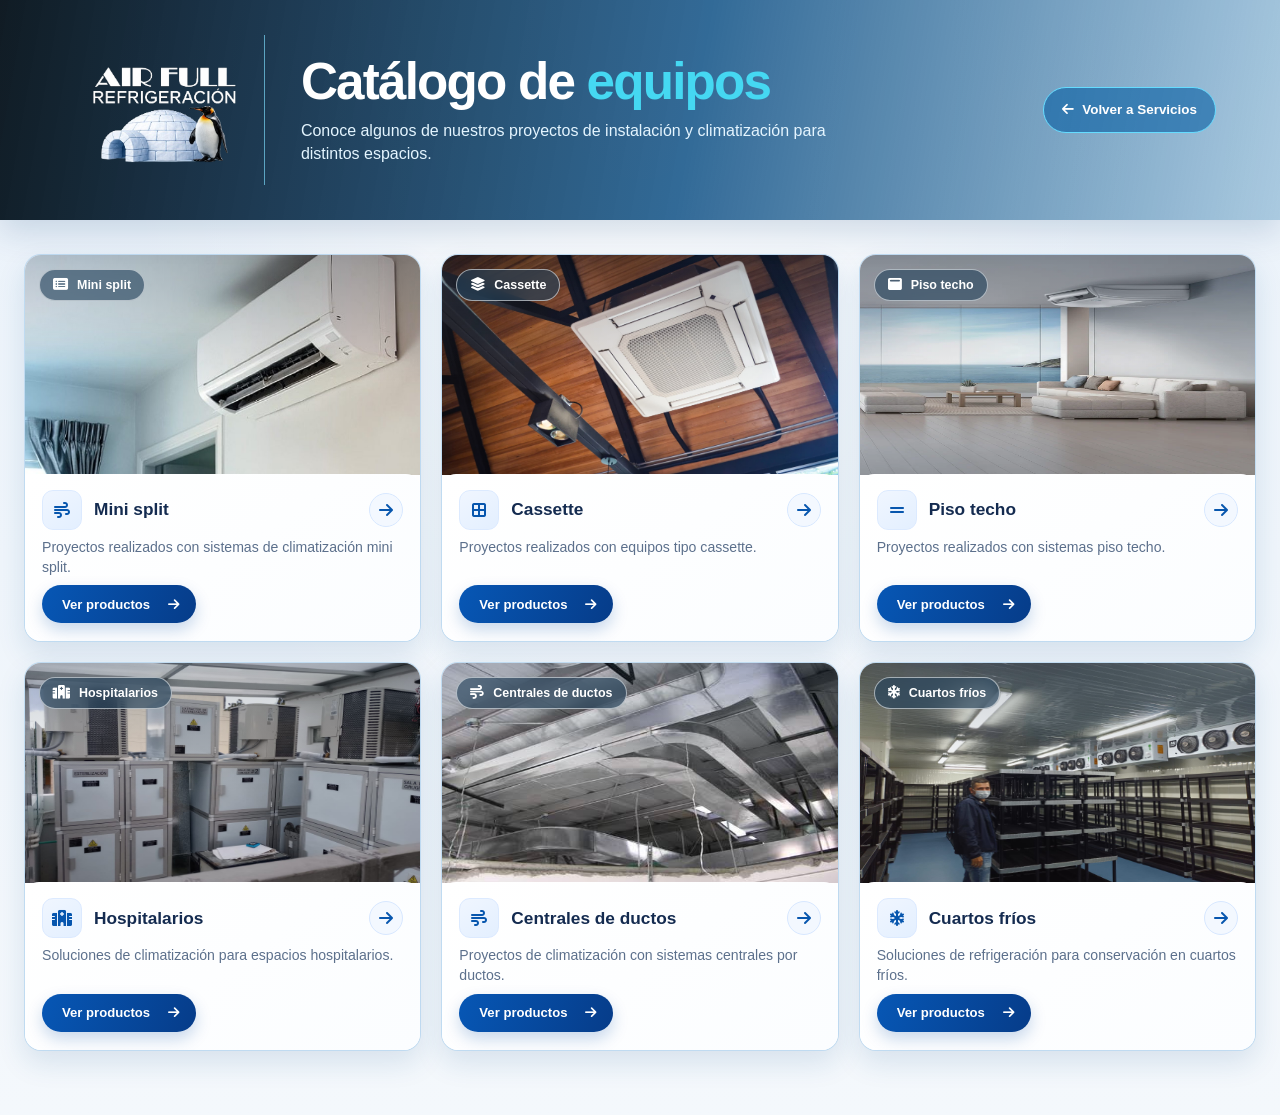
<file: catalogo.html>
<!DOCTYPE html>
<html lang="es">
<head>
    <meta charset="UTF-8">
    <meta name="viewport" content="width=device-width, initial-scale=1.0">
    <title>Catálogo de equipos | Air Full Refrigeración</title>
    <link rel="stylesheet" href="https://cdnjs.cloudflare.com/ajax/libs/font-awesome/6.4.0/css/all.min.css">
    <link rel="stylesheet" href="assets/css/estilos.css">
    <link rel="stylesheet" href="assets/css/catalogo.css">
</head>
<body class="catalog-page">
    <header class="products-header">
        <div class="products-header-copy">
            <img class="catalog-header-logo" src="assets/images/logo%201.png" alt="Air Full Refrigeración">
            <div class="catalog-header-text">

                <h1>Catálogo de <span> equipos</span></h1>
                <p>Conoce algunos de nuestros proyectos de instalación y climatización para distintos espacios.</p>
            </div>
        </div>
        <a class="back-link" href="index.html#servicios">
            <i class="fas fa-arrow-left" aria-hidden="true"></i> Volver a Servicios
        </a>
    </header>
    <main class="catalog-main">
        <div class="catalog-grid">
            <a class="catalog-card" href="pages/Trabajos/Minisplit.html">
                <span class="catalog-card-media">
                    <img src="assets/images/Minisplit.webp" alt="Proyecto realizado con equipo mini split">
                    <span class="catalog-card-badge"><i class="fas fa-rectangle-list" aria-hidden="true"></i> Mini split</span>
                </span>
                <span class="catalog-card-content">
                    <span class="catalog-card-heading">
                        <span class="catalog-card-icon"><i class="fas fa-wind" aria-hidden="true"></i></span>
                        <strong>Mini split</strong>
                        <span class="catalog-card-arrow"><i class="fas fa-arrow-right" aria-hidden="true"></i></span>
                    </span>
                    <span class="catalog-card-description">Proyectos realizados con sistemas de climatización mini split.</span>
                    <span class="catalog-card-button">Ver productos <i class="fas fa-arrow-right" aria-hidden="true"></i></span>
                </span>
            </a>
            <a class="catalog-card" href="pages/Trabajos/Cassette.html">
                <span class="catalog-card-media">
                    <img src="assets/images/Cassette.jpg" alt="Proyecto realizado con equipo cassette">
                    <span class="catalog-card-badge"><i class="fas fa-layer-group" aria-hidden="true"></i> Cassette</span>
                </span>
                <span class="catalog-card-content">
                    <span class="catalog-card-heading">
                        <span class="catalog-card-icon"><i class="fas fa-border-all" aria-hidden="true"></i></span>
                        <strong>Cassette</strong>
                        <span class="catalog-card-arrow"><i class="fas fa-arrow-right" aria-hidden="true"></i></span>
                    </span>
                    <span class="catalog-card-description">Proyectos realizados con equipos tipo cassette.</span>
                    <span class="catalog-card-button">Ver productos <i class="fas fa-arrow-right" aria-hidden="true"></i></span>
                </span>
            </a>
            <a class="catalog-card" href="pages/Trabajos/Piso-techo.html">
                <span class="catalog-card-media">
                    <img src="assets/images/Piso techo.webp" alt="Proyecto realizado con equipo piso techo">
                    <span class="catalog-card-badge"><i class="fas fa-window-maximize" aria-hidden="true"></i> Piso techo</span>
                </span>
                <span class="catalog-card-content">
                    <span class="catalog-card-heading">
                        <span class="catalog-card-icon"><i class="fas fa-grip-lines" aria-hidden="true"></i></span>
                        <strong>Piso techo</strong>
                        <span class="catalog-card-arrow"><i class="fas fa-arrow-right" aria-hidden="true"></i></span>
                    </span>
                    <span class="catalog-card-description">Proyectos realizados con sistemas piso techo.</span>
                    <span class="catalog-card-button">Ver productos <i class="fas fa-arrow-right" aria-hidden="true"></i></span>
                </span>
            </a>
            <a class="catalog-card" href="pages/Trabajos/Hospitalarios.html">
                <span class="catalog-card-media">
                    <img src="assets/images/hospitalarios.jpg" alt="Proyecto de climatización para espacios hospitalarios">
                    <span class="catalog-card-badge"><i class="fas fa-hospital" aria-hidden="true"></i> Hospitalarios</span>
                </span>
                <span class="catalog-card-content">
                    <span class="catalog-card-heading">
                        <span class="catalog-card-icon"><i class="fas fa-hospital" aria-hidden="true"></i></span>
                        <strong>Hospitalarios</strong>
                        <span class="catalog-card-arrow"><i class="fas fa-arrow-right" aria-hidden="true"></i></span>
                    </span>
                    <span class="catalog-card-description">Soluciones de climatización para espacios hospitalarios.</span>
                    <span class="catalog-card-button">Ver productos <i class="fas fa-arrow-right" aria-hidden="true"></i></span>
                </span>
            </a>
            <a class="catalog-card" href="pages/Trabajos/Centrales-ductos.html">
                <span class="catalog-card-media">
                    <img src="assets/images/ductos.jpg" alt="Sistema central de climatización por ductos">
                    <span class="catalog-card-badge"><i class="fas fa-wind" aria-hidden="true"></i> Centrales de ductos</span>
                </span>
                <span class="catalog-card-content">
                    <span class="catalog-card-heading">
                        <span class="catalog-card-icon"><i class="fas fa-wind" aria-hidden="true"></i></span>
                        <strong>Centrales de ductos</strong>
                        <span class="catalog-card-arrow"><i class="fas fa-arrow-right" aria-hidden="true"></i></span>
                    </span>
                    <span class="catalog-card-description">Proyectos de climatización con sistemas centrales por ductos.</span>
                    <span class="catalog-card-button">Ver productos <i class="fas fa-arrow-right" aria-hidden="true"></i></span>
                </span>
            </a>
            <a class="catalog-card" href="pages/Trabajos/Cuartos-frios.html">
                <span class="catalog-card-media">
                    <img src="assets/images/cuartosfrios.jpeg" alt="Instalación de un cuarto frío">
                    <span class="catalog-card-badge"><i class="fas fa-snowflake" aria-hidden="true"></i> Cuartos fríos</span>
                </span>
                <span class="catalog-card-content">
                    <span class="catalog-card-heading">
                        <span class="catalog-card-icon"><i class="fas fa-snowflake" aria-hidden="true"></i></span>
                        <strong>Cuartos fríos</strong>
                        <span class="catalog-card-arrow"><i class="fas fa-arrow-right" aria-hidden="true"></i></span>
                    </span>
                    <span class="catalog-card-description">Soluciones de refrigeración para conservación en cuartos fríos.</span>
                    <span class="catalog-card-button">Ver productos <i class="fas fa-arrow-right" aria-hidden="true"></i></span>
                </span>
            </a>
        </div>
    </main>
</body>
</html>
</file>
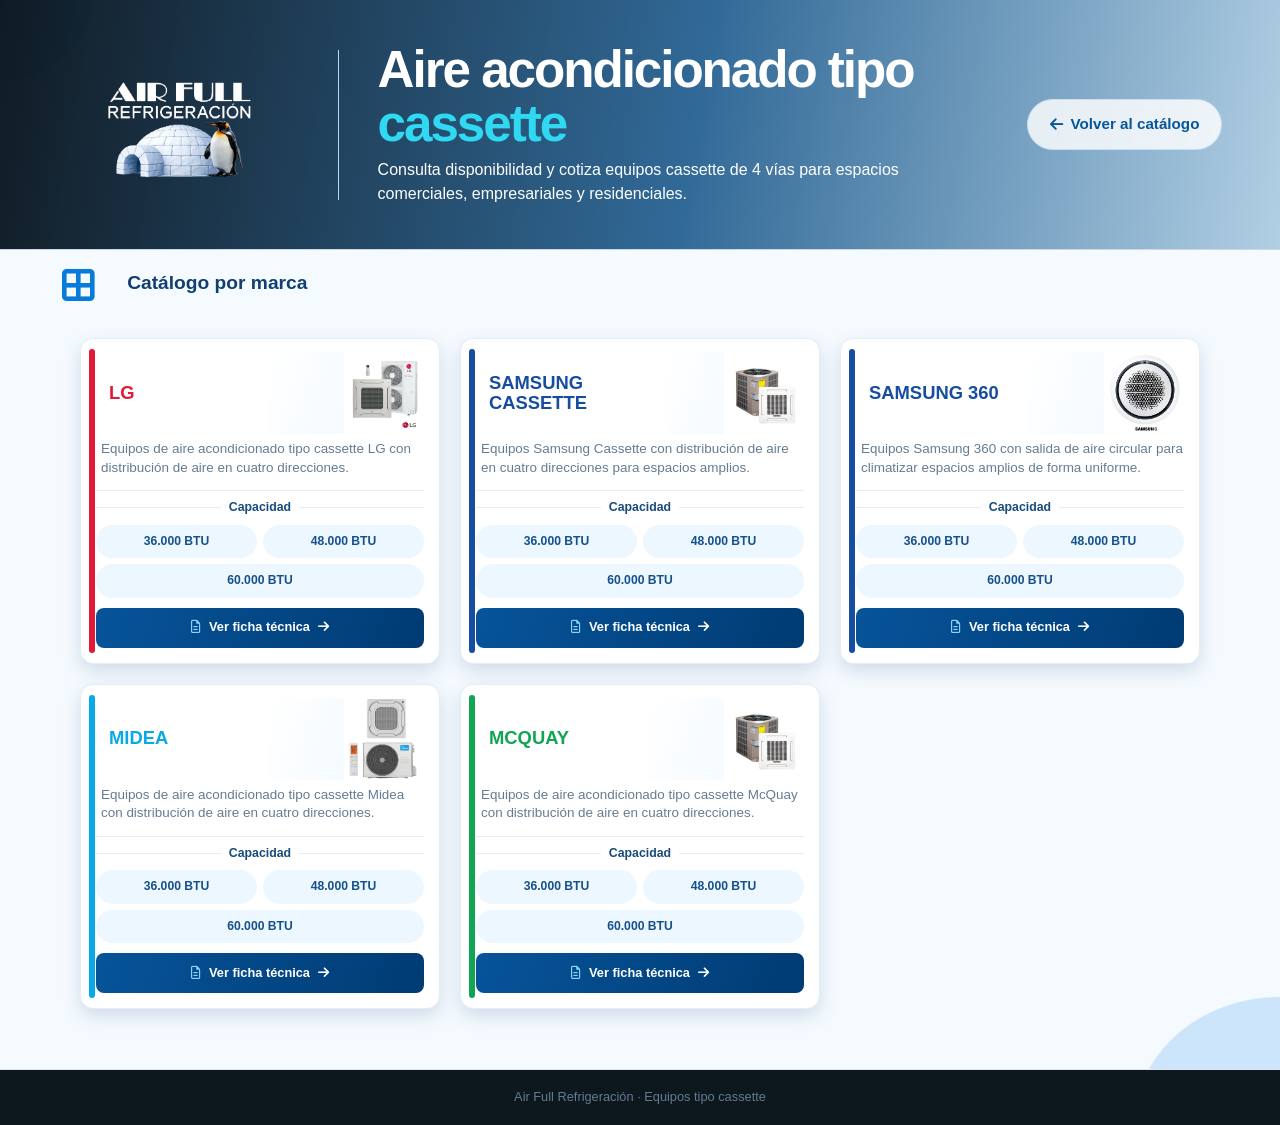
<file: pages/Trabajos/Cassette.html>
<!DOCTYPE html>
<html lang="es">
<head>
	<meta charset="UTF-8">
	<meta name="viewport" content="width=device-width, initial-scale=1.0">
	<title>Aires tipo cassette por marca | Air Full Refrigeración</title>
	<link rel="stylesheet" href="https://cdnjs.cloudflare.com/ajax/libs/font-awesome/6.4.0/css/all.min.css">
	<link rel="stylesheet" href="../../assets/css/estilos.css">
	<link rel="stylesheet" href="../../assets/css/trabajos/Cassette.css">
</head>
<body class="work-detail-page">
	<header class="work-topbar">
		<img class="work-topbar-logo" src="../../assets/images/logo 1.png" alt="Air Full Refrigeración">
		<div class="work-topbar-copy">
			<h1>Aire acondicionado tipo <span>cassette</span></h1>
			<p>Consulta disponibilidad y cotiza equipos cassette de 4 vías para espacios comerciales, empresariales y residenciales.</p>
		</div>
		<a class="work-back" href="../../catalogo.html"><i class="fas fa-arrow-left" aria-hidden="true"></i> Volver al catálogo</a>
	</header>

	<main class="work-main">
		<section class="brand-section" aria-labelledby="brand-heading">
			<div class="brand-section-heading">
				<span class="brand-section-icon" aria-hidden="true"><i class="fas fa-border-all" aria-hidden="true"></i></span>
				<div>
					<h2 id="brand-heading">Catálogo por marca</h2>
				</div>
			</div>

			<div class="brand-grid">
				<article class="brand-card brand-card-lg">
					<div class="brand-card-heading">
						<h3>LG</h3>
						<img src="../../assets/images/Lg cassete.webp" alt="Equipo de aire acondicionado tipo cassette">
					</div>
					<p>Equipos de aire acondicionado tipo cassette LG con distribución de aire en cuatro direcciones.</p>
					<div class="brand-reference">
						<h4>Capacidad</h4>
						<div class="brand-reference-links">
							<a href="https://wa.me/573132795784?text=Hola%20Air%20Full%2C%20quiero%20cotizar%20un%20equipo%20Cassette%20LG%20de%2036.000%20BTU" target="_blank" rel="noopener noreferrer">36.000 BTU</a>
							<a href="https://wa.me/573132795784?text=Hola%20Air%20Full%2C%20quiero%20cotizar%20un%20equipo%20Cassette%20LG%20de%2048.000%20BTU" target="_blank" rel="noopener noreferrer">48.000 BTU</a>
							<a href="https://wa.me/573132795784?text=Hola%20Air%20Full%2C%20quiero%20cotizar%20un%20equipo%20Cassette%20LG%20de%2060.000%20BTU" target="_blank" rel="noopener noreferrer">60.000 BTU</a>
						</div>
					</div>
					<a class="brand-contact" href="../../assets/documents/Lg/CASSETTE LG.pdf" target="_blank" rel="noopener noreferrer"><i class="far fa-file-alt" aria-hidden="true"></i> Ver ficha técnica <i class="fas fa-arrow-right" aria-hidden="true"></i></a>
				</article>

				<article class="brand-card brand-card-samsung">
					<div class="brand-card-heading">
						<h3>SAMSUNG CASSETTE</h3>
						<img src="../../assets/images/Cassette img.jpeg" alt="Equipo de aire acondicionado tipo cassette">
					</div>
					<p>Equipos Samsung Cassette con distribución de aire en cuatro direcciones para espacios amplios.</p>
					<div class="brand-reference">
						<h4>Capacidad</h4>
						<div class="brand-reference-links">
							<a href="https://wa.me/573132795784?text=Hola%20Air%20Full%2C%20quiero%20cotizar%20un%20equipo%20Samsung%20Cassette%20de%2036.000%20BTU" target="_blank" rel="noopener noreferrer">36.000 BTU</a>
							<a href="https://wa.me/573132795784?text=Hola%20Air%20Full%2C%20quiero%20cotizar%20un%20equipo%20Samsung%20Cassette%20de%2048.000%20BTU" target="_blank" rel="noopener noreferrer">48.000 BTU</a>
							<a href="https://wa.me/573132795784?text=Hola%20Air%20Full%2C%20quiero%20cotizar%20un%20equipo%20Samsung%20Cassette%20de%2060.000%20BTU" target="_blank" rel="noopener noreferrer">60.000 BTU</a>
						</div>
					</div>
					<a class="brand-contact" href="../../assets/documents/Samsung/CASSETTE SAMSUNG.pdf" target="_blank" rel="noopener noreferrer"><i class="far fa-file-alt" aria-hidden="true"></i> Ver ficha técnica <i class="fas fa-arrow-right" aria-hidden="true"></i></a>
				</article>

				<article class="brand-card brand-card-samsung">
					<div class="brand-card-heading">
						<h3>SAMSUNG 360</h3>
						<img src="../../assets/images/samsung360.jpg" alt="Equipo Samsung 360 tipo cassette">
					</div>
					<p>Equipos Samsung 360 con salida de aire circular para climatizar espacios amplios de forma uniforme.</p>
					<div class="brand-reference">
						<h4>Capacidad</h4>
						<div class="brand-reference-links">
							<a href="https://wa.me/573132795784?text=Hola%20Air%20Full%2C%20quiero%20cotizar%20un%20equipo%20Samsung%20360%20de%2036.000%20BTU" target="_blank" rel="noopener noreferrer">36.000 BTU</a>
							<a href="https://wa.me/573132795784?text=Hola%20Air%20Full%2C%20quiero%20cotizar%20un%20equipo%20Samsung%20360%20de%2048.000%20BTU" target="_blank" rel="noopener noreferrer">48.000 BTU</a>
							<a href="https://wa.me/573132795784?text=Hola%20Air%20Full%2C%20quiero%20cotizar%20un%20equipo%20Samsung%20360%20de%2060.000%20BTU" target="_blank" rel="noopener noreferrer">60.000 BTU</a>
						</div>
					</div>
					<a class="brand-contact" href="../../assets/documents/Samsung/CASSETTE 360 SAMSUNG.pdf" target="_blank" rel="noopener noreferrer"><i class="far fa-file-alt" aria-hidden="true"></i> Ver ficha técnica <i class="fas fa-arrow-right" aria-hidden="true"></i></a>
				</article>

				<article class="brand-card brand-card-midea">
					<div class="brand-card-heading">
						<h3>MIDEA</h3>
						<img src="../../assets/images/Midea cassete.jpg" alt="Equipo de aire acondicionado tipo cassette">
					</div>
					<p>Equipos de aire acondicionado tipo cassette Midea con distribución de aire en cuatro direcciones.</p>
					<div class="brand-reference">
						<h4>Capacidad</h4>
						<div class="brand-reference-links">
							<a href="https://wa.me/573132795784?text=Hola%20Air%20Full%2C%20quiero%20cotizar%20un%20equipo%20Cassette%20Midea%20de%2036.000%20BTU" target="_blank" rel="noopener noreferrer">36.000 BTU</a>
							<a href="https://wa.me/573132795784?text=Hola%20Air%20Full%2C%20quiero%20cotizar%20un%20equipo%20Cassette%20Midea%20de%2048.000%20BTU" target="_blank" rel="noopener noreferrer">48.000 BTU</a>
							<a href="https://wa.me/573132795784?text=Hola%20Air%20Full%2C%20quiero%20cotizar%20un%20equipo%20Cassette%20Midea%20de%2060.000%20BTU" target="_blank" rel="noopener noreferrer">60.000 BTU</a>
						</div>
					</div>
					<a class="brand-contact" href="../../assets/documents/Midea/CASSETTE MIDEA.pdf" target="_blank" rel="noopener noreferrer"><i class="far fa-file-alt" aria-hidden="true"></i> Ver ficha técnica <i class="fas fa-arrow-right" aria-hidden="true"></i></a>
				</article>

				<article class="brand-card brand-card-mcquay">
					<div class="brand-card-heading">
						<h3>MCQUAY</h3>
						<img src="../../assets/images/Cassette img.jpeg" alt="Equipo de aire acondicionado tipo cassette">
					</div>
					<p>Equipos de aire acondicionado tipo cassette McQuay con distribución de aire en cuatro direcciones.</p>
					<div class="brand-reference">
						<h4>Capacidad</h4>
						<div class="brand-reference-links">
							<a href="https://wa.me/573132795784?text=Hola%20Air%20Full%2C%20quiero%20cotizar%20un%20equipo%20Cassette%20McQuay%20de%2036.000%20BTU" target="_blank" rel="noopener noreferrer">36.000 BTU</a>
							<a href="https://wa.me/573132795784?text=Hola%20Air%20Full%2C%20quiero%20cotizar%20un%20equipo%20Cassette%20McQuay%20de%2048.000%20BTU" target="_blank" rel="noopener noreferrer">48.000 BTU</a>
							<a href="https://wa.me/573132795784?text=Hola%20Air%20Full%2C%20quiero%20cotizar%20un%20equipo%20Cassette%20McQuay%20de%2060.000%20BTU" target="_blank" rel="noopener noreferrer">60.000 BTU</a>
						</div>
					</div>
					<a class="brand-contact" href="../../assets/documents/McQuay/Cassette McQuay.pdf" target="_blank" rel="noopener noreferrer"><i class="far fa-file-alt" aria-hidden="true"></i> Ver ficha técnica <i class="fas fa-arrow-right" aria-hidden="true"></i></a>
				</article>
			</div>
		</section>
	</main>

	<footer class="work-footer">Air Full Refrigeración · Equipos tipo cassette</footer>
</body>
</html>
</file>
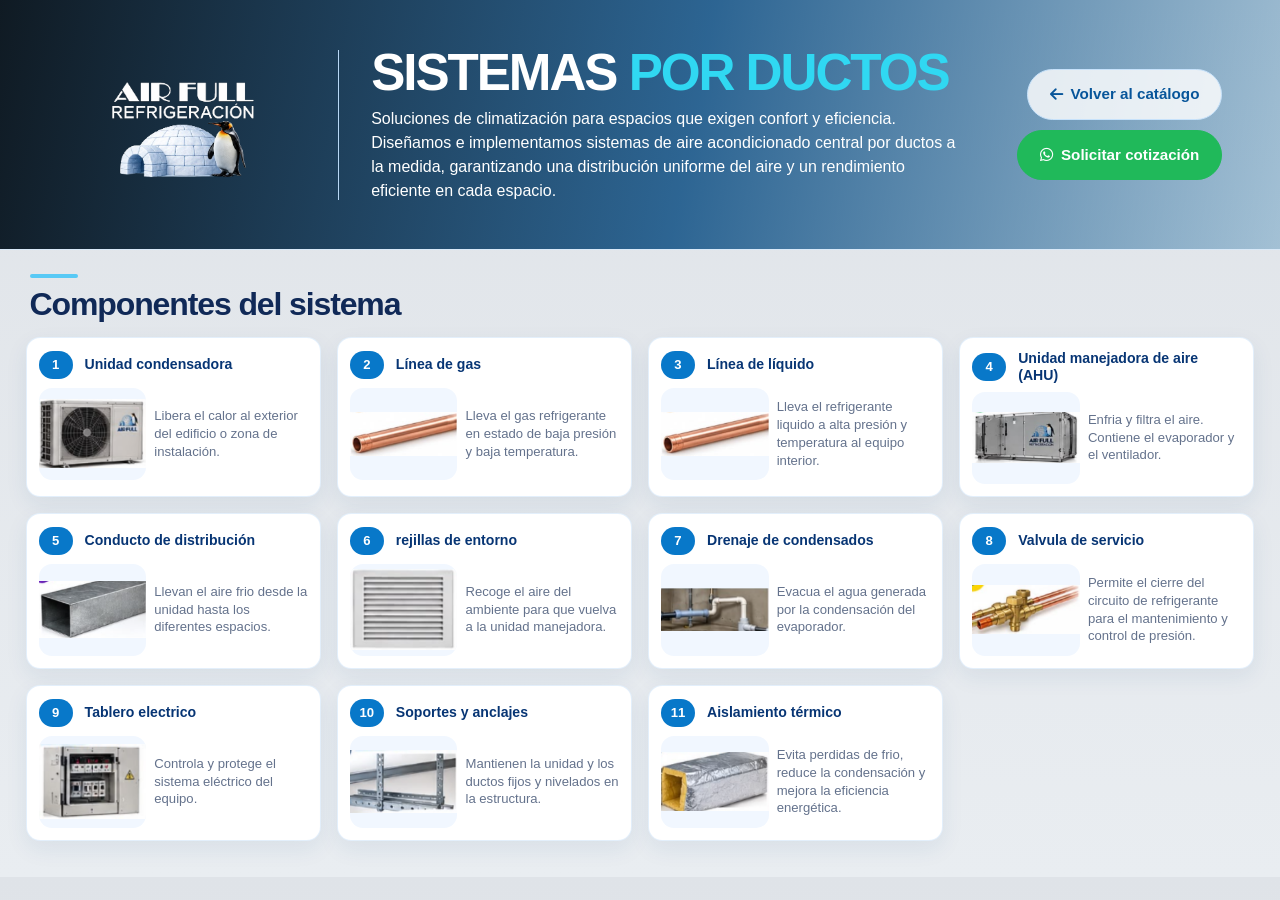
<file: pages/Trabajos/Centrales-ductos.html>
<!DOCTYPE html>
<html lang="es">
<head>
	<meta charset="UTF-8">
	<meta name="viewport" content="width=device-width, initial-scale=1.0">
	<meta name="theme-color" content="#eaf5ff">
	<title>Sistemas centrales por ductos | Air Full Refrigeración</title>
	<link rel="stylesheet" href="../../assets/css/estilos.css">
	<link rel="stylesheet" href="https://cdnjs.cloudflare.com/ajax/libs/font-awesome/6.4.0/css/all.min.css">
	<link rel="stylesheet" href="../../assets/css/trabajos/Centrales-ductos.css">
</head>
<body class="centrales-ductos-page component-showcase-page">
	<main>
		<header class="cold-room-header">
			<div class="cold-room-header-copy">
				<img class="cold-room-logo" src="../../assets/images/logo 1.png" alt="Air Full Refrigeración">
				<div class="cold-room-heading">
					<h1>SISTEMAS <span>POR DUCTOS</span></h1>
					<p>Soluciones de climatización para espacios que exigen confort y eficiencia. Diseñamos e implementamos sistemas de aire acondicionado central por ductos a la medida, garantizando una distribución uniforme del aire y un rendimiento eficiente en cada espacio.</p>
				</div>
			</div>
			<div class="cold-room-header-actions">
				<a class="cold-room-back" href="../../catalogo.html">
					<i class="fas fa-arrow-left" aria-hidden="true"></i> Volver al catálogo
				</a>
				<a class="cold-room-quote" href="https://wa.me/573132795784?text=Hola%20Air%20full%2C%20quiero%20solicitar%20una%20cotizaci%C3%B3n%20de%20mi%20proyecto%20de%20centrales%20por%20ductos" target="_blank" rel="noopener noreferrer">
					<i class="fab fa-whatsapp" aria-hidden="true"></i> Solicitar cotización
				</a>
			</div>
		</header>

		<section class="cold-room-components" aria-labelledby="duct-components-title">
			<div class="cold-room-section-heading">
				<h2 id="duct-components-title">Componentes del sistema</h2>
			</div>
			<div class="cold-room-grid">
				<article class="cold-room-card">
					<div class="cold-room-card-title"><h3>Unidad condensadora</h3></div>
					<div class="cold-room-card-body"><img class="cold-room-component-image" src="../../assets/images/condensador.png" alt="Unidad de climatización central"><p>Libera el calor al exterior del edificio o zona de instalación.</p></div>
				</article>
				<article class="cold-room-card">
					<div class="cold-room-card-title"><h3>Línea de gas</h3></div>
					<div class="cold-room-card-body"><img class="cold-room-component-image" src="../../assets/images/Linea.png" alt="Ductos de suministro de aire"><p>Lleva el gas refrigerante en estado de baja presión y baja temperatura.</p></div>
				</article>
				<article class="cold-room-card">
					<div class="cold-room-card-title"><h3>Línea de líquido</h3></div>
					<div class="cold-room-card-body"><img class="cold-room-component-image" src="../../assets/images/Linea.png" alt="Ductos de retorno de aire"><p>Lleva el refrigerante liquido a alta presión y temperatura al equipo interior.</p></div>
				</article>
				<article class="cold-room-card">
					<div class="cold-room-card-title"><h3>Unidad manejadora de aire (AHU)</h3></div>
					<div class="cold-room-card-body"><img class="cold-room-component-image" src="../../assets/images/Unidad manejadora.png" alt="Distribución de aire por ductos"><p>Enfria y filtra el aire. Contiene el evaporador y el ventilador.</p></div>
				</article>
				<article class="cold-room-card">
					<div class="cold-room-card-title"><h3>Conducto de distribución</h3></div>
					<div class="cold-room-card-body"><img class="cold-room-component-image" src="../../assets/images/Conductos de distribución.png" alt="Rejillas y conductos de aire"><p>Llevan el aire frio desde la unidad hasta los diferentes espacios.</p></div>
				</article>
				<article class="cold-room-card">
					<div class="cold-room-card-title"><h3>rejillas de entorno</h3></div>
					<div class="cold-room-card-body"><img class="cold-room-component-image" src="../../assets/images/Rejilla de retorno.png" alt="Equipo de climatización con filtración de aire"><p>Recoge el aire del ambiente para que vuelva a la unidad manejadora.</p></div>
				</article>
				<article class="cold-room-card">
					<div class="cold-room-card-title"><h3>Drenaje de condensados</h3></div>
					<div class="cold-room-card-body"><img class="cold-room-component-image" src="../../assets/images/drenaje.png" alt="Compresor de refrigeración"><p>Evacua el agua generada por la condensación del evaporador.</p></div>
				</article>
				<article class="cold-room-card">
					<div class="cold-room-card-title"><h3>Valvula de servicio</h3></div>
					<div class="cold-room-card-body"><img class="cold-room-component-image" src="../../assets/images/valvula de servicio.png" alt="Condensador de refrigeración"><p>Permite el cierre del circuito de refrigerante para el mantenimiento y control de presión.</p></div>
				</article>
				<article class="cold-room-card">
					<div class="cold-room-card-title"><h3>Tablero electrico</h3></div>
					<div class="cold-room-card-body"><img class="cold-room-component-image" src="../../assets/images/Tablero electrico.png" alt="Evaporador de climatización"><p>Controla y protege el sistema eléctrico del equipo.</p></div>
				</article>
				<article class="cold-room-card">
					<div class="cold-room-card-title"><h3>Soportes y anclajes</h3></div>
					<div class="cold-room-card-body"><img class="cold-room-component-image" src="../../assets/images/Soportes.png" alt="Tablero de control para sistema de climatización"><p>Mantienen la unidad y los ductos fijos y nivelados en la estructura.</p></div>
				</article>
				<article class="cold-room-card">
					<div class="cold-room-card-title"><h3>Aislamiento térmico</h3></div>
					<div class="cold-room-card-body"><img class="cold-room-component-image" src="../../assets/images/Aislamiento.png" alt="Válvula solenoide de refrigeración"><p>Evita perdidas de frio, reduce la condensación y mejora la eficiencia energética.</p></div>
				</article>
				
			</div>
		</section>
	</main>
</body>
</html>
</file>
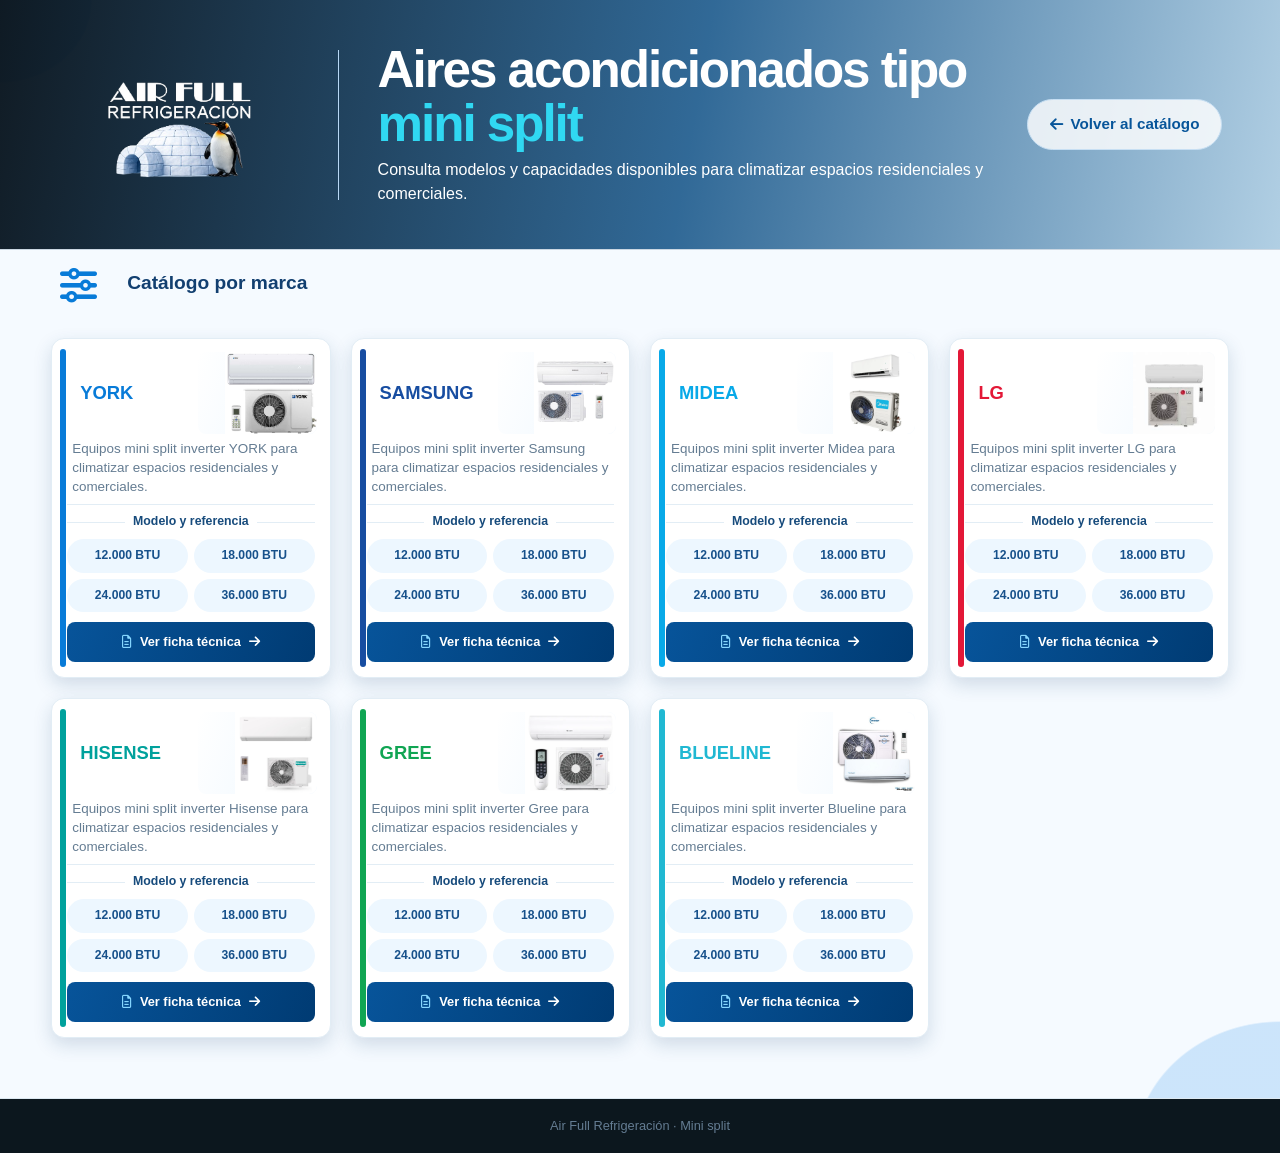
<file: pages/Trabajos/Minisplit.html>
<!DOCTYPE html>
<html lang="es">
<head>
	<meta charset="UTF-8">
	<meta name="viewport" content="width=device-width, initial-scale=1.0">
	<title>Mini split por marcas | Air Full Refrigeración</title>
	<link rel="stylesheet" href="https://cdnjs.cloudflare.com/ajax/libs/font-awesome/6.4.0/css/all.min.css">	
	<link rel="stylesheet" href="../../assets/css/estilos.css">
	<link rel="stylesheet" href="../../assets/css/trabajos/Minisplit.css">
	
</head>
<body class="work-detail-page">
	<header class="work-topbar">
		<img class="work-topbar-logo" src="../../assets/images/logo 1.png" alt="Air Full Refrigeración">
		<div class="work-topbar-copy">
			<h1>Aires acondicionados tipo <span>mini split</span></h1>
			<p>Consulta modelos y capacidades disponibles para climatizar espacios residenciales y comerciales.</p>
		</div>
		<a class="work-back" href="../../catalogo.html"><i class="fas fa-arrow-left" aria-hidden="true"></i> Volver al catálogo</a>
	</header>

	<main class="work-main">
		
		<section class="brand-section" aria-labelledby="brand-heading">
			<div class="brand-section-heading">
				<span class="brand-section-icon" aria-hidden="true"><i class="fas fa-sliders" aria-hidden="true"></i></span>
				<div>
					<h2 id="brand-heading">Catálogo por marca</h2>
				</div>
			</div>
			
			<div class="brand-grid">
				<article class="brand-card brand-card-york">
					<div class="brand-card-heading">
						<h3>YORK</h3>
						<img src="../../assets/images/YorkMiniSplit_700x625.jpg" alt="" aria-hidden="true">
					</div>
					<p>Equipos mini split inverter YORK para climatizar espacios residenciales y comerciales.</p>
					<div class="brand-reference">
						<h4>Modelo y referencia</h4>
						<div class="brand-reference-links">
							<a href="https://wa.me/573132795784?text=Hola%2C%20quiero%20un%20aire%20mini%20split%20YORK%20de%2012.000%20BTU" target="_blank" rel="noopener noreferrer">12.000 BTU</a>
							<a href="https://wa.me/573132795784?text=Hola%2C%20quiero%20un%20aire%20mini%20split%20YORK%20de%2018.000%20BTU" target="_blank" rel="noopener noreferrer">18.000 BTU</a>
							<a href="https://wa.me/573132795784?text=Hola%2C%20quiero%20un%20aire%20mini%20split%20YORK%20de%2024.000%20BTU" target="_blank" rel="noopener noreferrer">24.000 BTU</a>
							<a href="https://wa.me/573132795784?text=Hola%2C%20quiero%20un%20aire%20mini%20split%20YORK%20de%2036.000%20BTU" target="_blank" rel="noopener noreferrer">36.000 BTU</a>
						</div>
					</div>
					<a class="brand-contact" href="../../assets/documents/York/MINISPLIT YORK 12.000.pdf" target="_blank" rel="noopener noreferrer"><i class="far fa-file-alt" aria-hidden="true"></i> Ver ficha técnica <i class="fas fa-arrow-right" aria-hidden="true"></i></a>
				</article>
				<article class="brand-card brand-card-samsung">
					<div class="brand-card-heading">
						<h3>SAMSUNG</h3>
						<img src="../../assets/images/minisplitsamsung.jpg" alt="" aria-hidden="true">
					</div>

					<p>Equipos mini split inverter Samsung para climatizar espacios residenciales y comerciales.</p>

					<div class="brand-reference">
						<h4>Modelo y referencia</h4>
						<div class="brand-reference-links">
							<a href="https://wa.me/573132795784?text=Hola%2C%20quiero%20un%20aire%20mini%20split%20Samsung%20de%2012.000%20BTU" target="_blank" rel="noopener noreferrer">12.000 BTU</a>
							<a href="https://wa.me/573132795784?text=Hola%2C%20quiero%20un%20aire%20mini%20split%20Samsung%20de%2018.000%20BTU" target="_blank" rel="noopener noreferrer">18.000 BTU</a>
							<a href="https://wa.me/573132795784?text=Hola%2C%20quiero%20un%20aire%20mini%20split%20Samsung%20de%2024.000%20BTU" target="_blank" rel="noopener noreferrer">24.000 BTU</a>
							<a href="https://wa.me/573132795784?text=Hola%2C%20quiero%20un%20aire%20mini%20split%20Samsung%20de%2036.000%20BTU" target="_blank" rel="noopener noreferrer">36.000 BTU</a>
						</div>
					</div>
					<a class="brand-contact" href="../../assets/documents/Samsung/MINISPLIT%20Samsung%2012.000.pdf" target="_blank" rel="noopener noreferrer"><i class="far fa-file-alt" aria-hidden="true"></i> Ver ficha técnica <i class="fas fa-arrow-right" aria-hidden="true"></i></a>
				</article>
				<article class="brand-card brand-card-midea">
					<div class="brand-card-heading">
						<h3>MIDEA</h3>
						<img src="../../assets/images/1. IMAGEN MIDEA.webp" alt="" aria-hidden="true">
					</div>
					<p>Equipos mini split inverter Midea para climatizar espacios residenciales y comerciales.</p>
					<div class="brand-reference">
						<h4>Modelo y referencia</h4>
						<div class="brand-reference-links">
							<a href="https://wa.me/573132795784?text=Hola%2C%20quiero%20un%20aire%20mini%20split%20Midea%20de%2012.000%20BTU" target="_blank" rel="noopener noreferrer">12.000 BTU</a>
							<a href="https://wa.me/573132795784?text=Hola%2C%20quiero%20un%20aire%20mini%20split%20Midea%20de%2018.000%20BTU" target="_blank" rel="noopener noreferrer">18.000 BTU</a>
							<a href="https://wa.me/573132795784?text=Hola%2C%20quiero%20un%20aire%20mini%20split%20Midea%20de%2024.000%20BTU" target="_blank" rel="noopener noreferrer">24.000 BTU</a>
							<a href="https://wa.me/573132795784?text=Hola%2C%20quiero%20un%20aire%20mini%20split%20Midea%20de%2036.000%20BTU" target="_blank" rel="noopener noreferrer">36.000 BTU</a>
						</div>
					</div>
					<a class="brand-contact" href="../../assets/documents/Midea/Minisplit%20midea%2012.000.pdf" target="_blank" rel="noopener noreferrer"><i class="far fa-file-alt" aria-hidden="true"></i> Ver ficha técnica <i class="fas fa-arrow-right" aria-hidden="true"></i></a>
				</article>
				<article class="brand-card brand-card-lg">
					<div class="brand-card-heading">
						<h3>LG</h3>
						<img src="../../assets/images/1. LG MINISPLIT.jpg" alt="" aria-hidden="true">
					</div>
					<p>Equipos mini split inverter LG para climatizar espacios residenciales y comerciales.</p>
					<div class="brand-reference">
						<h4>Modelo y referencia</h4>
						<div class="brand-reference-links">
							<a href="https://wa.me/573132795784?text=Hola%2C%20quiero%20un%20aire%20mini%20split%20LG%20de%2012.000%20BTU" target="_blank" rel="noopener noreferrer">12.000 BTU</a>
							<a href="https://wa.me/573132795784?text=Hola%2C%20quiero%20un%20aire%20mini%20split%20LG%20de%2018.000%20BTU" target="_blank" rel="noopener noreferrer">18.000 BTU</a>
							<a href="https://wa.me/573132795784?text=Hola%2C%20quiero%20un%20aire%20mini%20split%20LG%20de%2024.000%20BTU" target="_blank" rel="noopener noreferrer">24.000 BTU</a>
							<a href="https://wa.me/573132795784?text=Hola%2C%20quiero%20un%20aire%20mini%20split%20LG%20de%2036.000%20BTU" target="_blank" rel="noopener noreferrer">36.000 BTU</a>
						</div>
					</div>
					<a class="brand-contact" href="../../assets/documents/Lg/MINISPLIT%20LG%2012.000.pdf" target="_blank" rel="noopener noreferrer"><i class="far fa-file-alt" aria-hidden="true"></i> Ver ficha técnica <i class="fas fa-arrow-right" aria-hidden="true"></i></a>
				</article>
				<article class="brand-card brand-card-hisense">
					<div class="brand-card-heading">
						<h3>HISENSE</h3>
						<img src="../../assets/images/1. HISENSE UNI CLASE B 12.jpg" alt="" aria-hidden="true">
					</div>
					<p>Equipos mini split inverter Hisense para climatizar espacios residenciales y comerciales.</p>
					<div class="brand-reference">
						<h4>Modelo y referencia</h4>
						<div class="brand-reference-links">
							<a href="https://wa.me/573132795784?text=Hola%2C%20quiero%20un%20aire%20mini%20split%20Hisense%20de%2012.000%20BTU" target="_blank" rel="noopener noreferrer">12.000 BTU</a>
							<a href="https://wa.me/573132795784?text=Hola%2C%20quiero%20un%20aire%20mini%20split%20Hisense%20de%2018.000%20BTU" target="_blank" rel="noopener noreferrer">18.000 BTU</a>
							<a href="https://wa.me/573132795784?text=Hola%2C%20quiero%20un%20aire%20mini%20split%20Hisense%20de%2024.000%20BTU" target="_blank" rel="noopener noreferrer">24.000 BTU</a>
							<a href="https://wa.me/573132795784?text=Hola%2C%20quiero%20un%20aire%20mini%20split%20Hisense%20de%2036.000%20BTU" target="_blank" rel="noopener noreferrer">36.000 BTU</a>
						</div>
					</div>
					<a class="brand-contact" href="../../assets/documents/minisplit-12000-btu.pdf" target="_blank" rel="noopener noreferrer"><i class="far fa-file-alt" aria-hidden="true"></i> Ver ficha técnica <i class="fas fa-arrow-right" aria-hidden="true"></i></a>
				</article>
				<article class="brand-card brand-card-gree">
					<div class="brand-card-heading">
						<h3>GREE</h3>
						<img src="../../assets/images/1.MINISPLIT MARCA GREE.webp" alt="" aria-hidden="true">
					</div>
					<p>Equipos mini split inverter Gree para climatizar espacios residenciales y comerciales.</p>
					<div class="brand-reference">
						<h4>Modelo y referencia</h4>
						<div class="brand-reference-links">
							<a href="https://wa.me/573132795784?text=Hola%2C%20quiero%20un%20aire%20mini%20split%20Gree%20de%2012.000%20BTU" target="_blank" rel="noopener noreferrer">12.000 BTU</a>
							<a href="https://wa.me/573132795784?text=Hola%2C%20quiero%20un%20aire%20mini%20split%20Gree%20de%2018.000%20BTU" target="_blank" rel="noopener noreferrer">18.000 BTU</a>
							<a href="https://wa.me/573132795784?text=Hola%2C%20quiero%20un%20aire%20mini%20split%20Gree%20de%2024.000%20BTU" target="_blank" rel="noopener noreferrer">24.000 BTU</a>
							<a href="https://wa.me/573132795784?text=Hola%2C%20quiero%20un%20aire%20mini%20split%20Gree%20de%2036.000%20BTU" target="_blank" rel="noopener noreferrer">36.000 BTU</a>
						</div>
					</div>
					<a class="brand-contact" href="../../assets/documents/Gree/MINISPLIT GREE 12.000.pdf" target="_blank" rel="noopener noreferrer"><i class="far fa-file-alt" aria-hidden="true"></i> Ver ficha técnica <i class="fas fa-arrow-right" aria-hidden="true"></i></a>
				</article>
				<article class="brand-card brand-card-blueline">
					<div class="brand-card-heading">
						<h3>BLUELINE</h3>
						<img src="../../assets/images/1. MINISPLIT BLUELINE.jpg" alt="" aria-hidden="true">
					</div>
					<p>Equipos mini split inverter Blueline para climatizar espacios residenciales y comerciales.</p>
					<div class="brand-reference">
						<h4>Modelo y referencia</h4>
						<div class="brand-reference-links">
							<a href="https://wa.me/573132795784?text=Hola%2C%20quiero%20un%20aire%20mini%20split%20Blueline%20de%2012.000%20BTU" target="_blank" rel="noopener noreferrer">12.000 BTU</a>
							<a href="https://wa.me/573132795784?text=Hola%2C%20quiero%20un%20aire%20mini%20split%20Blueline%20de%2018.000%20BTU" target="_blank" rel="noopener noreferrer">18.000 BTU</a>
							<a href="https://wa.me/573132795784?text=Hola%2C%20quiero%20un%20aire%20mini%20split%20Blueline%20de%2024.000%20BTU" target="_blank" rel="noopener noreferrer">24.000 BTU</a>
							<a href="https://wa.me/573132795784?text=Hola%2C%20quiero%20un%20aire%20mini%20split%20Blueline%20de%2036.000%20BTU" target="_blank" rel="noopener noreferrer">36.000 BTU</a>
						</div>
					</div>
					<a class="brand-contact" href="../../assets/documents/Blueline/MINSIPLIT%20BLUELIENE%2012.000.pdf" target="_blank" rel="noopener noreferrer"><i class="far fa-file-alt" aria-hidden="true"></i> Ver ficha técnica <i class="fas fa-arrow-right" aria-hidden="true"></i></a>
				</article>
			</div>
		</section>
	</main>
	<footer class="work-footer">Air Full Refrigeración · Mini split</footer>
</body>
</html>
</file>
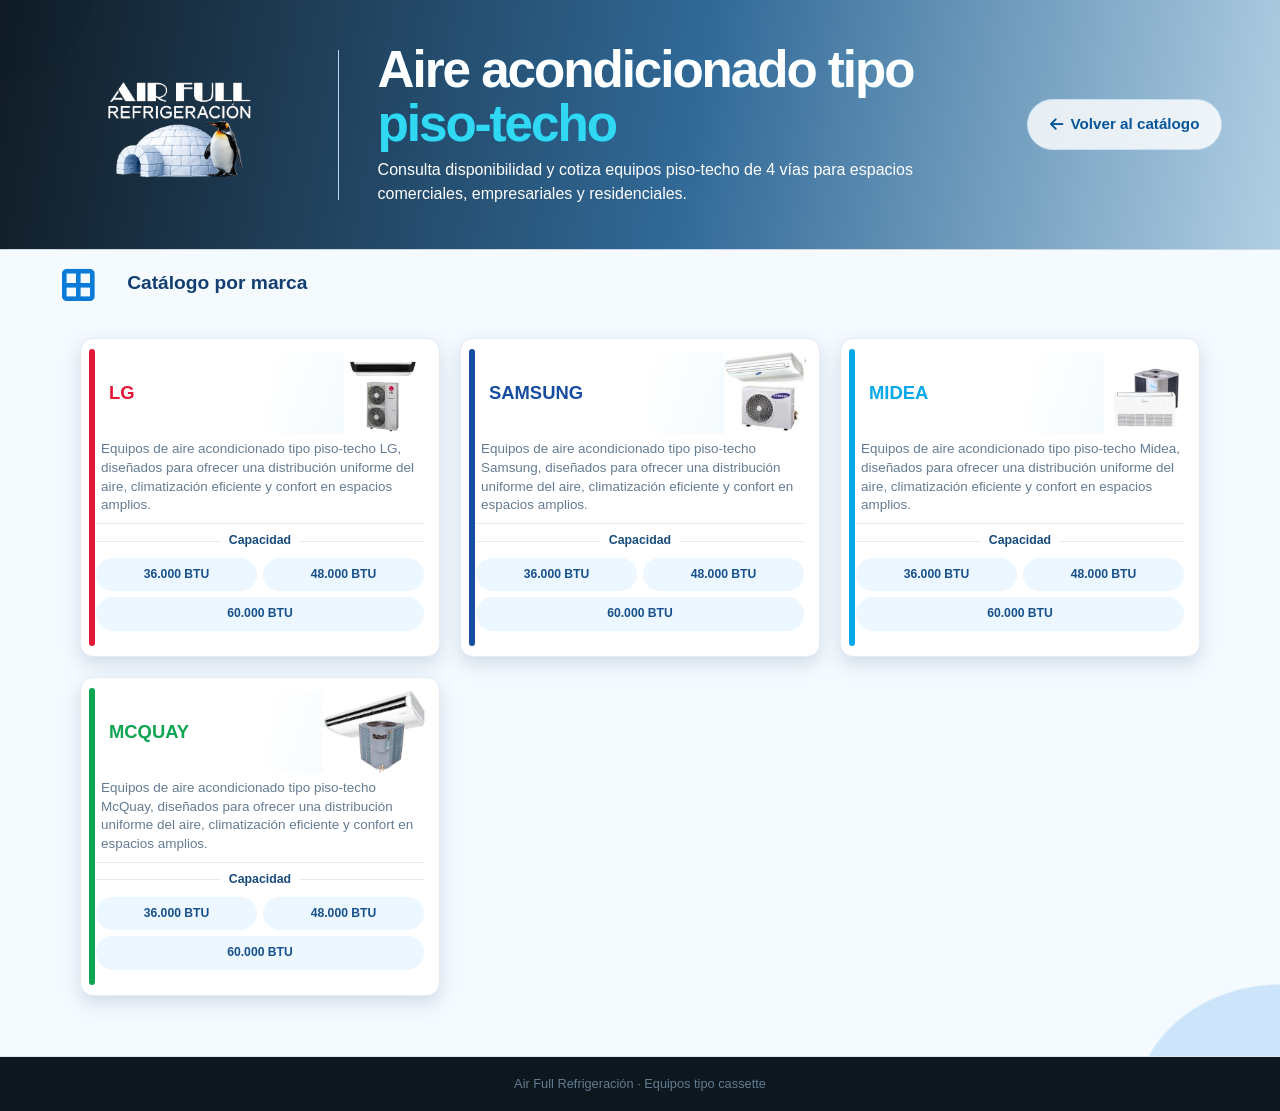
<file: pages/Trabajos/Piso-techo.html>
<!DOCTYPE html>
<html lang="es">
<head>
	<meta charset="UTF-8">
	<meta name="viewport" content="width=device-width, initial-scale=1.0">
	<title>Aires tipo cassette por marca | Air Full Refrigeración</title>
	<link rel="stylesheet" href="https://cdnjs.cloudflare.com/ajax/libs/font-awesome/6.4.0/css/all.min.css">
	<link rel="stylesheet" href="../../assets/css/estilos.css">
	<link rel="stylesheet" href="../../assets/css/trabajos/Piso-techo.css">
</head>
<body class="work-detail-page">
	<header class="work-topbar">
		<img class="work-topbar-logo" src="../../assets/images/logo 1.png" alt="Air Full Refrigeración">
		<div class="work-topbar-copy">
			<h1>Aire acondicionado tipo <span>piso-techo</span></h1>
			<p>Consulta disponibilidad y cotiza equipos piso-techo de 4 vías para espacios comerciales, empresariales y residenciales.</p>
		</div>
		<a class="work-back" href="../../catalogo.html"><i class="fas fa-arrow-left" aria-hidden="true"></i> Volver al catálogo</a>
	</header>

	<main class="work-main">
		<section class="brand-section" aria-labelledby="brand-heading">
			<div class="brand-section-heading">
				<span class="brand-section-icon" aria-hidden="true"><i class="fas fa-border-all" aria-hidden="true"></i></span>
				<div>
					<h2 id="brand-heading">Catálogo por marca</h2>
				</div>
			</div>

			<div class="brand-grid">
				<article class="brand-card brand-card-lg">
					<div class="brand-card-heading">
						<h3>LG</h3>
						<img src="../../assets/images/piso techo.jpg" alt="Equipo de aire acondicionado tipo piso-techo">
					</div>
					<p>Equipos de aire acondicionado tipo piso-techo LG, diseñados para ofrecer una distribución uniforme del aire, climatización eficiente y confort en espacios amplios.</p>
					<div class="brand-reference">
						<h4>Capacidad</h4>
						<div class="brand-reference-links">
							<a href="https://wa.me/573132795784?text=Hola%20Air%20Full%2C%20quiero%20cotizar%20un%20equipo%20Piso-techo%20LG%20de%2036.000%20BTU" target="_blank" rel="noopener noreferrer">36.000 BTU</a>
							<a href="https://wa.me/573132795784?text=Hola%20Air%20Full%2C%20quiero%20cotizar%20un%20equipo%20Piso-techo%20LG%20de%2048.000%20BTU" target="_blank" rel="noopener noreferrer">48.000 BTU</a>
							<a href="https://wa.me/573132795784?text=Hola%20Air%20Full%2C%20quiero%20cotizar%2 60.000 BTU" target="_blank" rel="noopener noreferrer">60.000 BTU</a>
						</div>
					</div>
					
				</article>

				<article class="brand-card brand-card-samsung">
					<div class="brand-card-heading">
						<h3>SAMSUNG</h3>
						<img src="../../assets/images/piso techo samsung.jpeg" alt="Equipo de aire acondicionado tipo cassette">
					</div>
					<p>Equipos de aire acondicionado tipo piso-techo Samsung, diseñados para ofrecer una distribución uniforme del aire, climatización eficiente y confort en espacios amplios.</p>
					<div class="brand-reference">
						<h4>Capacidad</h4>
						<div class="brand-reference-links">
							<a href="https://wa.me/573132795784?text=Hola%20Air%20Full%2C%20quiero%20cotizar%20un%20equipo%20Samsung%20Piso-techo%20de%2036.000%20BTU" target="_blank" rel="noopener noreferrer">36.000 BTU</a>
							<a href="https://wa.me/573132795784?text=Hola%20Air%20Full%2C%20quiero%20cotizar%20un%20equipo%20Samsung%20Piso-techo%20de%2048.000%20BTU" target="_blank" rel="noopener noreferrer">48.000 BTU</a>
							<a href="https://wa.me/573132795784?text=Hola%20Air%20Full%2C%20quiero%20cotizar%2 60.000 BTU" target="_blank" rel="noopener noreferrer">60.000 BTU</a>
						</div>
					</div>
				</article>

				<article class="brand-card brand-card-midea">
					<div class="brand-card-heading">
						<h3>MIDEA</h3>
						<img src="../../assets/images/Piso techo midea.webp" alt="Equipo de aire acondicionado tipo cassette">
					</div>
					<p>Equipos de aire acondicionado tipo piso-techo Midea, diseñados para ofrecer una distribución uniforme del aire, climatización eficiente y confort en espacios amplios.</p>
					<div class="brand-reference">
						<h4>Capacidad</h4>
						<div class="brand-reference-links">
							<a href="https://wa.me/573132795784?text=Hola%20Air%20Full%2C%20quiero%20cotizar%20un%20equipo%20Midea%20Piso-techo%20de%2036.000%20BTU" target="_blank" rel="noopener noreferrer">36.000 BTU</a>
							<a href="https://wa.me/573132795784?text=Hola%20Air%20Full%2C%20quiero%20cotizar%20un%20equipo%20Midea%20Piso-techo%20de%2048.000%20BTU" target="_blank" rel="noopener noreferrer">48.000 BTU</a>
							<a href="https://wa.me/573132795784?text=Hola%20Air%20Full%2C%20quiero%20cotizar%20un%20equipo%20Midea%20Piso-techo%20de%2060.000%20BTU" target="_blank" rel="noopener noreferrer">60.000 BTU</a>
						</div>
					</div>
				</article>

				<article class="brand-card brand-card-mcquay">
					<div class="brand-card-heading">
						<h3>MCQUAY</h3>
						<img src="../../assets/images/piso techo mcquay.jpg" alt="Equipo de aire acondicionado tipo piso-techo">
					</div>
					<p>Equipos de aire acondicionado tipo piso-techo McQuay, diseñados para ofrecer una distribución uniforme del aire, climatización eficiente y confort en espacios amplios.</p>
					<div class="brand-reference">
						<h4>Capacidad</h4>
						<div class="brand-reference-links">
							<a href="https://wa.me/573132795784?text=Hola%20Air%20Full%2C%20quiero%20cotizar%20un%20equipo%20McQuay%20Piso-techo%20de%2036.000%20BTU" target="_blank" rel="noopener noreferrer">36.000 BTU</a>
							<a href="https://wa.me/573132795784?text=Hola%20Air%20Full%2C%20quiero%20cotizar%20un%20equipo%20McQuay%20Piso-techo%20de%2048.000%20BTU" target="_blank" rel="noopener noreferrer">48.000 BTU</a>
							<a href="https://wa.me/573132795784?text=Hola%20Air%20Full%2C%20quiero%20cotizar%20un%20equipo%20McQuay%20Piso-techo%20de%2060.000%2 60.00０ BTU" target="_blank" rel="noopener noreferrer">60.000 BTU</a>
						</div>
					</div>
					
				</article>
			</div>
		</section>
	</main>

	<footer class="work-footer">Air Full Refrigeración · Equipos tipo cassette</footer>
</body>
</html>
</file>
<file: assets/css/estilos.css>
:root {
    --color-white: #FFFFFF;
    --color-dark: #0C171E;
    --color-blue: #003B73;
}

* {
    margin: 0;
    padding: 0;
    box-sizing: border-box;
    font-family: 'Segoe UI', Tahoma, Geneva, Verdana, sans-serif;
    scroll-behavior: smooth;
}

body {
    background: linear-gradient(180deg, #dfe3e8 0%, #e9edf1 100%);
    color: var(--color-dark);
    line-height: 1.6;
}


/* =========================
   2. ENCABEZADO
========================= */

header {
    background-color: transparent;
    color: var(--color-white);
    display: flex;
    justify-content: space-between;
    align-items: center;
    padding: 1rem 5%;
    position: fixed;
    top: 0;
    left: 0;
    width: 100%;
    z-index: 1000;
    transition: background-color 0.9s ease, box-shadow 0.3s ease;
}

/* Estado al hacer scroll (la clase "scrolled" la agrega el JavaScript) */
header.scrolled {
    background-color: transparent;
    box-shadow: none;
}

header.scrolled nav ul li a {
    color: #000000;
}

header.scrolled nav ul li a:hover {
    color: var(--color-blue);
}

header.scrolled nav ul li a.btn-nav {
    color: var(--color-white);
}

nav {
    width: 100%;
}

nav ul {
    display: flex;
    list-style: none;
    align-items: center;
    justify-content: center;
    gap: 64px;
}

nav ul li {
    margin-left: 0;
}

nav ul li a {
    color: var(--color-white);
    text-decoration: none;
    font-weight: 500;
    transition: 0.3s;
}

nav ul li a:hover {
    color: #4da6ff;
}

.btn-nav {
    background-color: var(--color-blue);
    padding: 8px 16px;
    border-radius: 4px;
}


/* =========================
   3. HERO / INICIO
========================= */

.hero {
    position: relative;
    height: 98vh;
    min-height: 500px;
    display: flex;
    align-items: center;
    justify-content: center;
    text-align: center;
    overflow: hidden;
    color: var(--color-white);
    padding: 0 20px;
}

/* Carrusel de fondo */
.carousel-container {
    position: absolute;
    top: 0;
    left: 0;
    width: 100%;
    height: 100%;
    overflow: hidden;
    z-index: 1;
}

.carousel-slide {
    position: absolute;
    top: 0;
    left: 0;
    width: 100%;
    height: 100%;
    background-size: cover;
    background-position: center;
    background-repeat: no-repeat;
    opacity: 0;
    transition: opacity 0.6s ease-in-out;
}

.carousel-slide.active {
    opacity: 1;
}

/* Capa oscura sobre las imágenes */
.carousel-overlay {
    position: absolute;
    top: 0;
    left: 0;
    width: 100%;
    height: 100%;
    background: rgba(0, 0, 0, 0.65);
    z-index: 2;
}

/* Texto principal */
.hero-content {
    position: relative;
    z-index: 3;
    max-width: 800px;
    padding: 0 20px;
}

.hero-content h2 {
    font-family: 'Montserrat', sans-serif;
    color: #ffffff;
    position: relative;
    top: -130px;
}

.hero-title-primary {
    font-size: clamp(2.8rem, 7vw, 4.375rem);
    font-weight: 700;
    line-height: 1;
}

.hero-title-secondary {
    font-size: clamp(1.8rem, 4.8vw, 3rem);
    font-weight: 300;
    line-height: 1.1;
}

.hero-content p {
    font-size: 1.2rem;
    margin-bottom: 30px;
    position: relative;
    top: -100px;
}


/* =========================
   4. BOTONES
========================= */

.btn {
    display: inline-block;
    padding: 12px 24px;
    background-color: var(--color-blue);
    color: var(--color-white);
    text-decoration: none;
    border-radius: 5px;
    font-weight: bold;
    border: none;
    cursor: pointer;
    transition: 0.3s;
}

.btn:hover {
    background-color: #00274d;
}

/* Botón del formulario (verde WhatsApp) */
.btn-submit {
    background-color: #25D366;
    color: white;
    font-size: 1.1rem;
}


/* =========================
   5. ESTRUCTURA GENERAL
========================= */

.section {
    padding: 80px 5%;
    background: rgba(255, 255, 255, 0.08);
}

.bg-alt {
    background-color: #e5e9ee;
}

.container {
    max-width: 1100px;
    margin: 0 auto;
}

.title {
    font-size: 2rem;
    color: var(--color-blue);
    text-align: center;
    margin-bottom: 15px;
}

.subtitle {
    text-align: center;
    margin-bottom: 40px;
    font-size: 1.1rem;
}

.grid-2 {
    display: grid;
    grid-template-columns: repeat(auto-fit, minmax(300px, 1fr));
    gap: 20px;
}

.grid-3 {
    display: grid;
    grid-template-columns: repeat(auto-fit, minmax(250px, 1fr));
    gap: 20px;
}


/* =========================
   6. NOSOTROS
========================= */

/* --- Bloque superior: texto + imagen + beneficios --- */

.nosotros-hero {
    position: relative;
    display: grid;
    grid-template-columns: minmax(0, 1.12fr) minmax(300px, 1fr) 190px;
    min-height: 360px;
    overflow: hidden;
    border-radius:28px 28px 28px 28px;
    
}

.nosotros-copy {
    position: relative;
    z-index: 2;
    padding: 52px 52px 52px 52px;
    background: linear-gradient(112deg, #f2f9ff 0%, #eaf5ff 76%, rgba(234, 245, 255, 0.7) 100%);
    top: -55px;
    height: 375px;
    border-radius: 28px 28px 28px 28px;
}

.nosotros-copy .title {
    margin: 8px 0 12px;
    color: #063d78;
    font-size: clamp(2.4rem, 4vw, 3.2rem);
    line-height: 1.10;
    text-align: left;
}

.nosotros-copy .subtitle,
.nosotros-description {
    max-width: 540px;
    margin-bottom: 10px;
    color: var(--color-blue);
    font-size: 1.02rem;
    line-height: 1.5;
    text-align: left;
}

.nosotros-image {
    min-height: 320px;
    background: linear-gradient(90deg, hsla(208, 100%, 97%, 0.425), transparent 28%), url('../images/portada1.jpg') center / cover;
    clip-path: ellipse(78% 92% at 55% 50%);
    border-radius: 20px 0 0 20px;
    height: 150px;
}

.nosotros-beneficios {
    display: flex;
    flex-direction: column;
    justify-content: center;
    gap: 18px;
    padding: 28px 28px 28px 28px;
    background: #064b83;
    height: 320px;
    color: var(--color-white);
}


.nosotros-beneficios i {
    width: 40px;
    color: #ffffff;
    font-size: 1.8rem;
    text-align: center;
}

/* --- Tarjetas Misión y Visión --- */

#nosotros .grid-2 {
    grid-template-columns: repeat(2, minmax(0, 1fr));
    gap:5px;
    margin-top: -50px;
}

#nosotros .card {
    position: relative;
    min-width: 0;
    min-height: 100px;
    padding: 24px 42% 24px 24px;
    overflow: hidden;
    border: 0;
    border-radius: 20px;
    background: #eef7ff;
    box-shadow: none;
    text-align: left;
}

#nosotros .card-icon {
    display: inline-flex;
    align-items: center;
    justify-content: center;
    width: 64px;
    height: 64px;
    margin: 0 14px 8px 0;
    border-radius: 50%;
    background: #003B73;
    color: #ffffff;
    font-size: 1.65rem;
    vertical-align: middle;
}

#nosotros .card h3 {
    display: inline-block;
    color: #003B73;
    font-size: 1.15rem;
    vertical-align: middle;
}

#nosotros .card p {
    color: #315a82;
    font-size: 0.92rem;
    line-height: 1.55;
}

#nosotros .card img {
    position: absolute;
    top: 0;
    right: 0;
    width: 39%;
    height: 100%;
    object-fit: cover;
    clip-path: ellipse(76% 90% at 76% 50%);
}

/* --- Sectores --- */

.sectores {
    margin-top: 34px;
    text-align: center;
}

.sectores h3 {
    margin-bottom: 20px;
    color: var(--color-blue);
}

.sectores-tags {
    display: flex;
    justify-content: center;
    gap: 20px;
    flex-wrap: wrap;
}

.sectores-tags span {
    background: var(--color-dark);
    color: var(--color-white);
    padding: 10px 20px;
    border-radius: 20px;
    font-weight: bold;
}


/* =========================
   7. SERVICIOS
========================= */

.service-cards {
    display: grid;
    grid-template-columns: repeat(3, minmax(0, 1fr));
    gap: 20px;
}

.service-card {
    display: block;
    overflow: hidden;
    background-color: var(--color-white);
    color: var(--color-dark);
    border: 1px solid var(--color-blue);
    border-radius: 10px;
    box-shadow: 0 3px 8px rgba(12, 23, 30, 0.12);
    text-decoration: none;
    transition: transform 0.3s, box-shadow 0.3s;
}

.service-card:hover {
    transform: translateY(-5px);
    box-shadow: 0 8px 18px rgba(12, 23, 30, 0.2);
}

.service-card > img {
    display: block;
    width: 100%;
    height: 190px;
    object-fit: cover;
}

.service-card-content {
    min-height: 190px;
    padding: 22px 24px 24px;
    
}

.service-card-content h3 {
    margin-bottom: 8px;
    color: var(--color-blue);
    font-size: 1.35rem;
    line-height: 1.25;
}

.service-card-content p {
    color: #43515a;
    font-size: 1rem;
    line-height: 1.45;
}

.catalog-card-content {
    display: flex;
    flex-direction: column;
}

.catalog-card-link {
    display: inline-flex;
    align-items: center;
    gap: 12px;
    margin-top: auto;
    padding-top: 18px;
    color: var(--color-blue);
    font-size: 1rem;
    font-weight: 700;
    transition: gap 0.2s ease;
}

.catalog-card:hover .catalog-card-link {
    gap: 16px;
}

@media (max-width: 900px) {
    .service-cards {
        grid-template-columns: repeat(2, minmax(0, 1fr));
    }
}


/* =========================
   8. INSTALACIÓN
========================= */

#instalacion {
    border: none;
    outline: none;
}

#instalacion .container {
    border: none;
    outline: none;
}

.highlight-box {
    background-color: var(--color-dark);
    color: var(--color-white);
    padding: 30px;
    border-radius: 8px;
    text-align: center;
    font-size: 1.2rem;
}


/* =========================
   9. PROYECTOS
========================= */

.realized-projects {
    position: relative;
    overflow: hidden;
    scroll-margin-top: 72px;
    padding: 24px 5% 20px;
    background:
        radial-gradient(circle at 4% 16%, rgba(12, 105, 196, 0.08), transparent 19rem),
        radial-gradient(circle at 96% 84%, rgba(12, 105, 196, 0.08), transparent 19rem),
        linear-gradient(180deg, #f4f8fc 0%, #eaf2fa 100%);
}

.realized-projects .container {
    max-width: 1180px;
}

.projects-section-heading {
    margin: 0 auto 16px;
    text-align: center;
}

.projects-eyebrow {
    display: inline-flex;
    align-items: center;
    gap: 12px;
    margin-bottom: 4px;
    color: #3985d3;
    font-size: 0.82rem;
    font-weight: 800;
    letter-spacing: 0.28em;
    text-transform: uppercase;
}

.projects-eyebrow::before,
.projects-eyebrow::after {
    width: 34px;
    height: 1px;
    background: #75aee7;
    content: "";
}

.projects-section-heading .title {
    margin: 0 0 4px;
    color: #102d4e;
    font-size: clamp(2.1rem, 4vw, 3.1rem);
    letter-spacing: -0.04em;
}

.projects-section-heading .title span {
    color: #087bd8;
}

.projects-section-heading .subtitle {
    margin: 0;
    color: #607b98;
    font-size: clamp(0.95rem, 1.5vw, 1.1rem);
}

.projects-carousel {
    position: relative;
    height: clamp(300px, 28vw, 380px);
    overflow: hidden;
    border: 1px solid rgba(255, 255, 255, 0.88);
    border-radius: 20px;
    background: #0c2738;
    box-shadow: 0 18px 42px rgba(16, 57, 94, 0.2);
}

.projects-carousel::after {
    position: absolute;
    z-index: 1;
    inset: 35% 0 0;
    background: linear-gradient(0deg, rgba(7, 31, 53, 0.92), rgba(7, 31, 53, 0));
    content: "";
    pointer-events: none;
}

.projects-carousel-track,
.projects-carousel-slide {
    position: absolute;
    inset: 0;
}

.projects-carousel-slide {
    visibility: hidden;
    margin: 0;
    opacity: 0;
    transition: opacity 0.35s ease;
}

.projects-carousel-slide.is-active {
    visibility: visible;
    opacity: 1;
}

.projects-carousel-slide img {
    display: block;
    width: 100%;
    height: 100%;
    object-fit: cover;
    object-position: center 48%;
}

.projects-carousel-control {
    position: absolute;
    z-index: 3;
    top: 50%;
    display: inline-flex;
    align-items: center;
    justify-content: center;
    width: 54px;
    height: 54px;
    transform: translateY(-50%);
    border: 5px solid rgba(255, 255, 255, 0.9);
    border-radius: 50%;
    background: #087bd8;
    color: #ffffff;
    cursor: pointer;
    box-shadow: 0 8px 20px rgba(0, 59, 115, 0.2);
    transition: background-color 0.2s ease, transform 0.2s ease;
}

.projects-carousel-control:hover,
.projects-carousel-control:focus-visible {
    background: #003b73;
}

.projects-carousel-control:hover {
    transform: translateY(-50%) scale(1.05);
}

.projects-carousel-control:focus-visible,
.projects-carousel-thumbnails button:focus-visible {
    outline: 3px solid #55c9f3;
    outline-offset: 3px;
}

.projects-carousel-previous {
    left: 16px;
}

.projects-carousel-next {
    right: 16px;
}

.projects-carousel-count {
    position: absolute;
    z-index: 2;
    top: 18px;
    right: 20px;
    padding: 7px 14px;
    border-radius: 999px;
    background: rgba(17, 39, 60, 0.58);
    color: #fff;
    font-size: 0.82rem;
    font-weight: 700;
    backdrop-filter: blur(6px);
}

.projects-carousel-caption {
    position: absolute;
    z-index: 2;
    right: 32%;
    bottom: 28px;
    left: 28px;
    color: #fff;
}

.projects-featured-badge {
    display: inline-flex;
    align-items: center;
    gap: 8px;
    margin-bottom: 10px;
    padding: 7px 13px;
    border-radius: 999px;
    background: #087bd8;
    color: #fff;
    font-size: 0.82rem;
    font-weight: 700;
}

.projects-carousel-caption h3 {
    margin: 0 0 5px;
    color: #fff;
    font-size: clamp(1.45rem, 3vw, 2.2rem);
    line-height: 1.12;
}

.projects-carousel-caption p {
    margin: 0 0 14px;
    color: rgba(255, 255, 255, 0.92);
    font-size: 1rem;
}

.projects-carousel-tags {
    display: flex;
    flex-wrap: wrap;
    gap: 8px;
}

.projects-carousel-tags span {
    display: inline-flex;
    align-items: center;
    gap: 7px;
    padding: 7px 12px;
    border-radius: 999px;
    background: rgba(235, 245, 255, 0.16);
    color: #fff;
    font-size: 0.8rem;
    font-weight: 650;
    backdrop-filter: blur(5px);
}

.projects-featured-link {
    position: absolute;
    z-index: 2;
    right: 26px;
    bottom: 30px;
    display: inline-flex;
    align-items: center;
    gap: 16px;
    min-height: 46px;
    padding: 11px 18px 11px 22px;
    border-radius: 999px;
    background: #fff;
    color: #123f70;
    font-size: 0.9rem;
    font-weight: 800;
    text-decoration: none;
    transition: transform 0.2s ease, background-color 0.2s ease;
}

.projects-featured-link:hover {
    transform: translateY(-2px);
    background: #e9f5ff;
}

.projects-carousel-thumbnails {
    display: flex;
    gap: 12px;
    margin-top: 12px;
    overflow-x: auto;
    padding: 1px 1px 8px;
    scrollbar-width: thin;
    scrollbar-color: #a6c6e6 transparent;
}

.projects-carousel-thumbnails button {
    flex: 0 0 calc((100% - 60px) / 6);
    min-width: 120px;
    height: 68px;
    padding: 0;
    overflow: hidden;
    border: 2px solid transparent;
    border-radius: 11px;
    background: #dceaf6;
    cursor: pointer;
    opacity: 0.8;
    transition: border-color 0.2s ease, opacity 0.2s ease, transform 0.2s ease;
}

.projects-carousel-thumbnails button:hover {
    opacity: 1;
}

.projects-carousel-thumbnails button.is-active {
    transform: translateY(-1px);
    border-color: #087bd8;
    opacity: 1;
    box-shadow: 0 4px 12px rgba(0, 83, 145, 0.2);
}

.projects-carousel-thumbnails img {
    display: block;
    width: 100%;
    height: 100%;
    object-fit: cover;
}

.projects-all-link {
    display: flex;
    align-items: center;
    justify-content: center;
    gap: 14px;
    width: fit-content;
    min-height: 42px;
    margin: 10px auto 0;
    padding: 9px 20px;
    border: 1px solid #174b7c;
    border-radius: 999px;
    background: rgba(255, 255, 255, 0.86);
    color: #123f70;
    font-size: 0.88rem;
    font-weight: 750;
    text-decoration: none;
    transition: background-color 0.2s ease, transform 0.2s ease;
}

.projects-all-link:hover {
    transform: translateY(-1px);
    background: #fff;
}

@media (max-width: 560px) {
    .section.realized-projects {
        scroll-margin-top: 60px;
        padding: 18px 5% 16px;
    }

    .projects-section-heading {
        margin-bottom: 12px;
    }

    .service-cards {
        grid-template-columns: 1fr;
    }

    .projects-carousel {
        height: 300px;
        border-radius: 14px;
    }

    .projects-carousel-control {
        width: 42px;
        height: 42px;
        border-width: 3px;
    }

    .projects-carousel-previous {
        left: 10px;
    }

    .projects-carousel-next {
        right: 10px;
    }

    .projects-carousel-count {
        top: 12px;
        right: 12px;
    }

    .projects-carousel-caption {
        right: 18px;
        bottom: 20px;
        left: 18px;
    }

    .projects-carousel-caption h3 {
        font-size: 1.45rem;
    }

    .projects-carousel-caption p {
        max-width: 90%;
        font-size: 0.9rem;
    }

    .projects-carousel-tags {
        gap: 6px;
    }

    .projects-carousel-tags span {
        padding: 6px 9px;
        font-size: 0.7rem;
    }

    .projects-featured-link {
        right: 16px;
        bottom: auto;
        top: 14px;
        min-height: 38px;
        padding: 8px 13px;
        font-size: 0.78rem;
    }

    .projects-carousel-thumbnails button {
        flex-basis: 128px;
        min-width: 128px;
        height: 64px;
    }

}

@media (prefers-reduced-motion: reduce) {
    .projects-carousel-slide,
    .projects-carousel-control,
    .projects-carousel-thumbnails button,
    .projects-featured-link,
    .projects-all-link {
        transition: none;
    }
}


/* =========================
   10. CONTACTO
========================= */

.contact-section {
    padding-top: 60px;
    padding-bottom: 60px;

}

.contacto-layout {
    display: grid;
    grid-template-columns: 1.05fr 1.25fr;
    align-items: center;
    gap: 48px;
}


.contact-title {
    margin-bottom: 18px;
    font-size: clamp(2rem, 4vw, 4.2rem);
    line-height: 0.98;
    color: var(--color-blue);
    font-weight: 800;
}

.contact-description {
    margin-bottom: 28px;
    color: #4d5a65;
    font-size: 1.05rem;
    line-height: 1.6;
}

.contact-list {
    display: flex;
    flex-direction: column;
    gap: 20px;
    margin-top: 24px;
}

.contact-item {
    display: flex;
    align-items: flex-start;
    gap: 30px;
    border-radius: 16px 16px 16px 16px;
    box-shadow: 0 12px 12px rgba(0, 0, 0, 0.08);
    height: 90px;
    align-items: center;
    padding: 12px 20px 12px 20px;
}

.contact-icon {
    display: flex;
    align-items: center;
    justify-content: center;
    width: 52px;
    height: 52px;
    flex-shrink: 0;
    border-radius: 50%;
    background: rgba(0, 59, 115, 0.08);
    color: var(--color-blue);
    font-size: 1.3rem;
    box-shadow: inset 0 0 0 1px rgba(0, 59, 115, 0.05);
}

.contact-location-link {
    text-decoration: none;
}

.contact-location-link:focus-visible {
    outline: 2px solid var(--color-blue);
    outline-offset: 3px;
}

.contact-item-text h4 {
    margin-bottom: 4px;
    color: var(--color-blue);
    font-size: 1.1rem;
    font-weight: 700;
}

.contact-item-text p {
    color: #1e2d39;
    font-size: 1.05rem;
    line-height: 1.5;
}

.contact-social {
    margin-top: 10px;
    padding: 18px 20px;
     background: trasnparent;
    box-shadow: 0 12px 12px rgba(0, 0, 0, 0.08);
    border-radius: 16px 16px 16px 16px;
}

.contact-social h4 {
    margin-bottom: 14px;
    color: var(--color-blue);
    font-size: 1.05rem;
}

.contact-social-links {
    display: flex;
    flex-wrap: wrap;
    gap: 12px;
}

.contact-social-links a {
    display: inline-flex;
    align-items: center;
    gap: 8px;
    min-height: 42px;
    padding: 8px 14px;
    border: 1px solid rgba(0, 59, 115, 0.12);
    border-radius: 999px;
    background: linear-gradient(180deg, #dfe3e8 0%, #e9edf1 100%);
    color: var(--color-blue);
    font-weight: 700;
    text-decoration: none;
    transition: transform 0.2s ease, box-shadow 0.2s ease;
}

.contact-social-links a:hover,
.contact-social-links a:focus-visible {
    transform: translateY(-2px);
    box-shadow: 0 5px 12px rgba(0, 59, 115, 0.16);
}

.contact-social-links a:focus-visible {
    outline: 2px solid var(--color-blue);
    outline-offset: 3px;
}

.contact-social-links i {
    font-size: 1.1rem;
}

.contact-social-links .fa-tiktok {
    color: #000;
    text-shadow: -1px -1px 0 #25f4ee, 1px 1px 0 #fe2c55;
}

.contact-social-links .fa-instagram {
    color: #c13584;
    background: linear-gradient(45deg, #feda75 0%, #fa7e1e 25%, #d62976 55%, #962fbf 75%, #4f5bd5 100%);
    background-clip: text;
    -webkit-background-clip: text;
    -webkit-text-fill-color: transparent;
}

.contact-social-links .fa-facebook-f {
    color: #1877f2;
}

.contact-panel {
    background: #ffffff;
    border: 1px solid rgba(12, 23, 30, 0.08);
    border-radius: 24px;
    padding: 28px 28px 20px;
    border: 1px solid #003B73;
    box-shadow: 0 15px 20px hsla(202, 71%, 30%, 0.603);
    background: linear-gradient(135deg, hsla(208, 100%, 97%, 0.253) 0%, #eaf5ff 76%, rgba(234, 245, 255, 0.7) 100%);
}

.contact-panel h3 {
    margin-bottom: 10px;
    color: var(--color-blue);
    font-size: clamp(1.9rem, 2vw, 2.4rem);
    line-height: 1.2;
    text-align: center;
}

.contact-panel > p {
    margin-bottom: 20px;
    color: #55636e;
    font-size: 1.00rem;
}

.contact-form {
    display: flex;
    flex-direction: column;
    gap: 16px;
}

.input-wrap {
    position: relative;
    display: flex;
    align-items: center;
    background: #f8fbff;
    border: 1px solid #003b7333;
    border-radius: 14px;
    background: linear-gradient(135deg, hsla(208, 100%, 97%, 0.096) 0%, hsla(216, 100%, 99%, 0.288) 100%);
}

.input-wrap:focus-within {
    border-color: rgba(0, 59, 115, 0.5);
    box-shadow: 0 0 0 4px rgba(0, 59, 115, 0.08);
}

.input-wrap i {
    position: absolute;
    left: 16px;
    color: rgba(0, 59, 115, 0.8);
    font-size: 1.05rem;
    pointer-events: none;
}

.input-wrap input,
.input-wrap select,
.input-wrap textarea {
    width: 100%;
    border: 0;
    background: transparent;
    color: #122634;
    font-size: 1rem;
    padding: 16px 16px 16px 46px;
    outline: none;
    resize: vertical;
}

.input-wrap select {
    appearance: none;
    background-image: linear-gradient(45deg, transparent 50%, rgba(0, 59, 115, 0.8) 50%), linear-gradient(135deg, rgba(0, 59, 115, 0.8) 50%, transparent 50%);
    background-position: calc(100% - 18px) calc(50% - 3px), calc(100% - 12px) calc(50% - 3px);
    background-size: 6px 6px, 6px 6px;
    background-repeat: no-repeat;
    padding-right: 40px;
}

.input-wrap textarea {
    min-height: 122px;
    padding-top: 18px;
}

.input-wrap input::placeholder,
.input-wrap textarea::placeholder,
.input-wrap select:invalid {
    color: #7a8b96;
}

.btn-submit {
    width: 100%;
    border-radius: 14px;
    padding: 17px 20px;
    background: linear-gradient(135deg, #1f9ce8 0%, #0a5ccd 100%);
    font-size: 1.05rem;
    font-weight: 700;
    display: flex;
    align-items: center;
    justify-content: center;
    gap: 10px;
    box-shadow: 0 12px 22px rgba(17, 113, 196, 0.24);
}

.btn-submit:hover {
    background: linear-gradient(135deg, #1787d8 0%, #0a4fb5 100%);
}

.btn-submit span {
    font-size: 1.5rem;
    line-height: 1;
}

.security-note {
    display: flex;
    align-items: center;
    justify-content: center;
    gap: 10px;
    margin-top: 18px;
    color: #4b5a65;
    font-size: 0.92rem;
}

.security-note i {
    color: var(--color-blue);
}


/* =========================
   11. FOOTER Y WHATSAPP FLOTANTE
========================= */

footer {
    background-color: var(--color-dark);
    color: var(--color-white);
    text-align: center;
    padding: 1.5px;
}

.wa-float {
    position: fixed;
    width: 60px;
    height: 60px;
    bottom: 30px;
    right: 30px;
    background-color: #25D366;
    color: #FFF;
    border-radius: 50px;
    text-align: center;
    font-size: 35px;
    box-shadow: 2px 2px 3px #999;
    z-index: 1000;
    display: flex;
    align-items: center;
    justify-content: center;
    text-decoration: none;
}

.menu-toggle {
    display: none;
}

@media (max-width: 900px) {
    nav ul {
        gap: clamp(16px, 3vw, 28px);
    }

    .nosotros-hero {
        grid-template-columns: repeat(2, minmax(0, 1fr));
        overflow: visible;
    }

    .nosotros-copy {
        top: 0;
        height: auto;
        min-height: 320px;
        padding: 36px;
    }

    .nosotros-image {
        height: 100%;
        min-height: 320px;
    }

    .nosotros-beneficios {
        grid-column: 1 / -1;
        flex-direction: row;
        justify-content: space-around;
        height: auto;
        min-height: 120px;
        gap: 16px;
        padding: 24px;
        border-radius: 0 0 20px 20px;
    }

    #nosotros .grid-2 {
        margin-top: 24px;
    }

    .contacto-layout {
        grid-template-columns: minmax(0, 1fr);
        gap: 36px;
    }

    .contact-copy {
        max-width: 680px;
    }
}

@media (max-width: 760px) {
    header {
        padding: 10px 5%;
        background-color: #ffffff;
        box-shadow: 0 2px 12px rgba(12, 23, 30, 0.12);
    }

    header.scrolled {
        background-color: #ffffff;
        box-shadow: 0 2px 12px rgba(12, 23, 30, 0.12);
    }

    header nav {
        display: flex;
        flex-direction: column;
        align-items: flex-end;
    }

    .menu-toggle {
        display: inline-flex;
        align-items: center;
        justify-content: center;
        width: 44px;
        height: 44px;
        border: 1px solid rgba(0, 59, 115, 0.18);
        border-radius: 8px;
        background: #ffffff;
        color: var(--color-blue);
        font-size: 1.25rem;
        cursor: pointer;
    }

    .menu-toggle:focus-visible {
        outline: 3px solid #55c9f3;
        outline-offset: 2px;
    }

    header nav ul {
        position: absolute;
        top: 100%;
        right: 0;
        left: 0;
        display: none;
        flex-direction: column;
        align-items: stretch;
        gap: 0;
        padding: 8px 5% 14px;
        background: #ffffff;
        box-shadow: 0 12px 16px rgba(12, 23, 30, 0.12);
    }

    header.menu-open nav ul {
        display: flex;
    }

    header nav ul li a,
    header.scrolled nav ul li a {
        display: block;
        padding: 12px 8px;
        color: var(--color-dark);
    }

    header nav ul li a:hover,
    header.scrolled nav ul li a:hover {
        color: var(--color-blue);
    }

    header nav ul li a.btn-nav,
    header.scrolled nav ul li a.btn-nav {
        display: inline-block;
        margin-top: 4px;
        padding: 9px 16px;
        color: var(--color-white);
    }

    .hero {
        height: 100vh;
        height: 100svh;
        min-height: 540px;
        padding: 70px 6% 24px;
    }

    .hero-content {
        padding: 0;
    }

    .hero-content h2,
    .hero-content p {
        top: 0;
    }

    .hero-title-primary {
        font-size: clamp(2.7rem, 12vw, 4rem);
    }

    .hero-title-secondary {
        font-size: clamp(1.8rem, 8vw, 2.8rem);
    }

    .hero-content p {
        margin: 24px auto 0;
        font-size: clamp(1rem, 3.8vw, 1.15rem);
        line-height: 1.55;
    }

    .section {
        padding: 60px 5%;
    }

    .title {
        font-size: clamp(1.65rem, 6vw, 2rem);
    }

    .subtitle {
        font-size: 1rem;
        margin-bottom: 30px;
    }

    .nosotros-hero {
        grid-template-columns: minmax(0, 1fr);
        overflow: hidden;
        border-radius: 20px;
    }

    .nosotros-copy {
        min-height: 0;
        padding: 28px 24px;
    }

    .nosotros-copy .title {
        font-size: clamp(2rem, 8vw, 2.8rem);
    }

    .nosotros-image {
        min-height: 240px;
        height: 240px;
        clip-path: none;
        border-radius: 0;
    }

    .nosotros-beneficios {
        grid-column: auto;
        flex-wrap: wrap;
        justify-content: flex-start;
        gap: 18px 24px;
        padding: 22px 24px;
        border-radius: 0;
    }

    .nosotros-beneficios > div {
        display: flex;
        align-items: center;
        gap: 10px;
    }

    .nosotros-beneficios i {
        width: 32px;
        font-size: 1.5rem;
    }

    #nosotros .grid-2 {
        grid-template-columns: minmax(0, 1fr);
        gap: 16px;
        margin-top: 20px;
    }

    #nosotros .card {
        padding: 22px;
    }

    #nosotros .card img {
        position: static;
        display: block;
        width: 100%;
        height: 180px;
        margin-top: 18px;
        clip-path: none;
        border-radius: 12px;
    }

    .service-cards {
        grid-template-columns: minmax(0, 1fr);
    }

    .service-card-content {
        min-height: 0;
    }

    .projects-carousel {
        height: clamp(230px, 62vw, 360px);
    }

    .contacto-layout {
        gap: 28px;
    }

    .contact-title {
        font-size: clamp(2rem, 9vw, 3.2rem);
    }

    .contact-description br {
        display: none;
    }

    .contact-item {
        height: auto;
        min-height: 90px;
        gap: 16px;
        padding: 14px;
    }

    .contact-item-text {
        min-width: 0;
    }

    .contact-item-text p {
        font-size: 0.95rem;
        overflow-wrap: anywhere;
    }

    .contact-panel {
        padding: 24px 18px 18px;
        border-radius: 18px;
    }

    .contact-panel h3 {
        font-size: 1.7rem;
    }

    .input-wrap input,
    .input-wrap select,
    .input-wrap textarea {
        font-size: 16px;
    }

    footer {
        padding: 14px 5%;
        font-size: 0.9rem;
    }

    .wa-float {
        right: 16px;
        bottom: max(16px, env(safe-area-inset-bottom));
        width: 54px;
        height: 54px;
        font-size: 30px;
    }
}

@media (max-width: 380px) {
    .nosotros-beneficios {
        flex-direction: column;
        align-items: flex-start;
    }

    .contact-icon {
        width: 44px;
        height: 44px;
        font-size: 1.1rem;
    }
}
</file>
<file: assets/css/catalogo.css>
.products-header {
	position: relative;
	display: flex;
	align-items: center;
	justify-content: space-between;
	gap: 24px;
	min-height: 220px;
	padding: 32px max(5%, calc((100% - 1240px) / 2));
	background: linear-gradient(100deg, rgba(7, 18, 27, 0.96) 0%, rgba(0, 69, 125, 0.8) 54%, rgba(0, 96, 157, 0.28) 100%);
	color: var(--color-white);
	box-shadow: 0 12px 32px rgba(0, 59, 115, 0.16);
}

.products-header-copy {
	display: flex;
	align-items: center;
	gap: clamp(20px, 3vw, 36px);
	max-width: 900px;
}

.catalog-header-logo {
	display: block;
	max-height: 150px;
	border-right: 1px solid rgba(126, 222, 255, 0.65);	
}

.catalog-header-text {
	min-width: 0;
}

.products-eyebrow {
	display: inline-flex;
	align-items: center;
	gap: 8px;
	margin-bottom: 14px;
	padding: 6px 14px;
	border: 1px solid rgba(89, 220, 255, 0.8);
	border-radius: 999px;
	background: rgba(0, 77, 143, 0.78);
	color: #c9f6ff;
	font-size: 0.78rem;
	font-weight: 700;
	letter-spacing: 0.035em;
	text-transform: uppercase;
}

.products-header h1 {
	margin: 0 0 10px;
	color: var(--color-white);
	font-size: clamp(2.1rem, 4vw, 3.25rem);
	line-height: 1.05;
	font-weight: 800;
	letter-spacing: -0.035em;
}

.products-header h1 span {
	color: #45d8f2;
}

.products-header p {
	max-width: 560px;
	margin: 0;
	color: #e4f5ff;
	font-size: 1rem;
	line-height: 1.45;
}

.back-link {
	display: inline-flex;
	align-items: center;
	gap: 8px;
	padding: 11px 18px;
	border: 1px solid #65dcff;
	border-radius: 999px;
	background-color: rgba(0, 91, 160, 0.58);
	color: #fff;
	font-size: 0.84rem;
	font-weight: 700;
	text-decoration: none;
	white-space: nowrap;
	transition: background-color 0.2s, color 0.2s, transform 0.2s, box-shadow 0.2s;
}

.back-link:hover {
	transform: translateY(-1px);
	background-color: #dff3ff;
	color: #003b73;
	box-shadow: 0 4px 10px rgba(0, 59, 115, 0.26);
}
.catalog-back-link {
	display: inline-flex;
	align-items: center;
	gap: 8px;
	color: #ffffff;
	border: 1px solid #65dcff;
	padding: 11px 18px;  
	border-radius: 999px;
	text-decoration: none;
	font-weight: bold;
	font-size: 0.84rem;
	white-space: nowrap;
	transition: background-color 0.2s, color 0.2s, transform 0.2s, box-shadow 0.2s;
}

.catalog-page {
    min-height: 100vh;
    background:
        radial-gradient(ellipse at 50% 0, rgba(255, 255, 255, 0.95), transparent 58%),
        linear-gradient(180deg, #eaf2fa 0%, #f4f8fc 100%);
    color: #122b4d;
}

.catalog-main {
    width: min(1240px, calc(100% - 48px));
    margin: 0 auto;
    padding: 34px 0 64px;
}


.catalog-main h1 {
    margin: 0 0 26px;
    color: #123a67;
    font-size: clamp(1.8rem, 3vw, 2.4rem);
    line-height: 1.2;
    text-align: center;
}

.catalog-grid {
    display: grid;
    grid-template-columns: repeat(3, minmax(0, 1fr));
    align-items: stretch;
    gap: 20px;
}

.catalog-card {
    display: flex;
    min-width: 0;
    flex-direction: column;
    overflow: hidden;
    border: 1px solid rgba(177, 211, 238, 0.8);
    border-radius: 17px;
    background: #fff;
    box-shadow: 0 12px 28px rgba(27, 84, 137, 0.13);
    color: inherit;
    text-decoration: none;
    transition: transform 0.22s ease, box-shadow 0.22s ease, border-color 0.22s ease;
}

.catalog-card:hover {
    transform: translateY(-5px);
    border-color: #9bcaf0;
    box-shadow: 0 18px 34px rgba(27, 84, 137, 0.2);
}

.catalog-card:focus-visible {
    outline: 3px solid #168de1;
    outline-offset: 4px;
}

.catalog-card-media {
    position: relative;
    display: block;
    height: clamp(155px, 19vw, 220px);
    overflow: hidden;
    background: #dceaf6;
}

.catalog-card-media::after {
    position: absolute;
    inset: 0;
    background: linear-gradient(180deg, rgba(4, 28, 53, 0.22), transparent 58%);
    content: "";
    pointer-events: none;
}

.catalog-card-media img {
    display: block;
    width: 100%;
    height: 100%;
    object-position: center;
    transition: transform 0.35s ease;
}

.catalog-card:hover .catalog-card-media img {
    transform: scale(1.045);
}

.catalog-card-badge {
    position: absolute;
    z-index: 1;
    top: 14px;
    left: 14px;
    display: inline-flex;
    align-items: center;
    gap: 9px;
    padding: 8px 13px;
    border: 1px solid rgba(255, 255, 255, 0.55);
    border-radius: 999px;
    background: rgba(35, 65, 91, 0.62);
    color: #fff;
    font-size: 0.78rem;
    font-weight: 600;
    line-height: 1;
    backdrop-filter: blur(8px);
}

.catalog-card-badge i {
    font-size: 0.85rem;
}

.catalog-card-content {
    position: relative;
    z-index: 2;
    display: flex;
    flex: 1;
    flex-direction: column;
    gap: 8px;
    min-width: 0;
    min-height: 142px;
    margin-top: -1px;
    padding: 16px 17px 18px;
    border-radius: 14px 14px 0 0;
    background: linear-gradient(145deg, #fff 0%, #fbfdff 100%);
}

.catalog-card-heading {
    display: flex;
    align-items: center;
    gap: 12px;
    min-width: 0;
}

.catalog-card-icon {
    display: inline-flex;
    flex: 0 0 40px;
    align-items: center;
    justify-content: center;
    width: 40px;
    height: 40px;
    border: 1px solid #dceaff;
    border-radius: 11px;
    background: linear-gradient(145deg, #f0f6ff, #e3efff);
    color: #0756ae;
    font-size: 1rem;
}

.catalog-card-content strong {
    flex: 1;
    min-width: 0;
    color: #142b50;
    font-size: 1.08rem;
    font-weight: 750;
    line-height: 1.25;
}

.catalog-card-arrow {
    display: inline-flex;
    flex: 0 0 34px;
    align-items: center;
    justify-content: center;
    width: 34px;
    height: 34px;
    border: 1px solid #d8e8ff;
    border-radius: 50%;
    background: #f3f8ff;
    color: #0756ae;
    transition: transform 0.2s ease, background-color 0.2s ease;
}

.catalog-card:hover .catalog-card-arrow {
    transform: translateX(3px);
    background: #e7f1ff;
}

.catalog-card-description {
    color: #5c708c;
    font-size: 0.88rem;
    line-height: 1.4;
}

.catalog-card-button {
    display: inline-flex;
    align-items: center;
    justify-content: center;
    gap: 18px;
    align-self: flex-start;
    min-height: 38px;
    margin-top: auto;
    padding: 8px 17px 8px 20px;
    border-radius: 999px;
    background: linear-gradient(110deg, #0757b5, #063c89);
    color: #fff;
    font-size: 0.82rem;
    font-weight: 700;
    box-shadow: 0 7px 16px rgba(7, 77, 163, 0.22);
    transition: transform 0.2s ease, box-shadow 0.2s ease;
}

.catalog-card:hover .catalog-card-button {
    transform: translateY(-1px);
    box-shadow: 0 10px 20px rgba(7, 77, 163, 0.3);
}

@media (max-width: 800px) {
    .products-header {
        flex-direction: column;
        align-items: flex-start;
        justify-content: center;
        min-height: 250px;
        padding: 30px 7%;
    }

    .products-header-copy {
        gap: 20px;
    }

    .catalog-header-logo {
        width: 135px;
        max-height: 110px;
        padding-right: 18px;
    }

    .catalog-grid {
        grid-template-columns: repeat(2, minmax(0, 1fr));
        gap: 18px;
    }

    .catalog-card-media {
        height: 190px;
    }
}

@media (max-width: 540px) {
    .products-header {
        min-height: 0;
        gap: 18px;
        padding: 30px 6% 26px;
    }

    .products-header h1 {
        font-size: clamp(2rem, 9vw, 2.6rem);
    }

    .products-header p {
        font-size: 0.94rem;
    }

    .products-header-copy {
        align-items: flex-start;
        flex-direction: column;
        gap: 16px;
    }

    .catalog-header-logo {
        width: 135px;
        max-height: 90px;
        padding: 0 0 12px;
        border-right: 0;
        border-bottom: 1px solid rgba(126, 222, 255, 0.65);
    }

    .catalog-main {
        width: min(100% - 32px, 440px);
        padding-top: 24px;
    }

    .catalog-main h1 {
        margin-bottom: 20px;
        text-align: left;
    }

    .catalog-grid {
        grid-template-columns: 1fr;
        gap: 16px;
    }

    .catalog-card-media {
        height: 200px;
    }
}

@media (prefers-reduced-motion: reduce) {
    .catalog-card,
    .catalog-card-media img,
    .catalog-card-arrow,
    .catalog-card-button,
    .catalog-back-link {
        transition: none;
    }
}
</file>
<file: assets/css/trabajos/Cassette.css>
.work-detail-page {
    position: relative;
    min-height: 100vh;
    overflow-x: hidden;
    background:
        radial-gradient(ellipse at top left, rgba(195, 224, 250, 0.82) 0 5%, transparent 5.1%),
        radial-gradient(ellipse at bottom right, rgba(195, 224, 250, 0.82) 0 8%, transparent 8.1%),
        #f5faff;
    color: #173d63;
}

.work-topbar {
    position: relative;
    display: flex;
    align-items: center;
    justify-content: center;
    min-height: 100px;
    padding: 26px 8%;
    background: transparent;
    box-shadow: none;
}

.work-topbar-logo {
    position: absolute;
    left: max(4vw, calc((100vw - 1500px) / 2));
    width: clamp(150px, 18vw, 260px);
    max-height: 88px;
    object-fit: contain;
    object-position: left center;
}

.work-topbar h1 {
    margin: 0;
    color: #123f70;
    font-size: clamp(1.8rem, 3vw, 2.6rem);
    font-weight: 800;
    text-align: center;
}

.work-topbar h1 span {
    color: #087bd8;
}

.work-back {
    position: absolute;
    top: 50%;
    right: max(4vw, calc((100vw - 1500px) / 2));
    display: inline-flex;
    align-items: center;
    gap: 8px;
    padding: 10px 16px;
    transform: translateY(-50%);
    border: 1px solid #d4e6f5;
    border-radius: 999px;
    background: #ffffff;
    color: #174b7c;
    font-size: 0.86rem;
    font-weight: 700;
    text-decoration: none;
}

.work-back:hover {
    background: #e9f5ff;
}

.work-main {
    width: min(1500px, 92vw);
    margin: 0 auto;
    padding: 8px 0 60px;
}

.brand-section-heading {
    display: flex;
    align-items: center;
    gap: 22px;
    margin: 0 0 26px;
}

.brand-section-icon {
    display: inline-flex;
    flex: 0 0 54px;
    align-items: center;
    justify-content: center;
    width: 54px;
    height: 54px;
    color: #087bd8;
    font-size: 2.3rem;
}

.brand-section-heading h2 {
    margin: 0 0 3px;
    color: #123f70;
    font-size: 1.2rem;
    font-weight: 800;
}

.brand-section-heading p {
    margin: 0;
    color: #647c92;
    font-size: 0.95rem;
    line-height: 1.45;
}

.brand-grid {
    display: grid;
    grid-template-columns: repeat(3, minmax(0, 360px));
    justify-content: center;
    gap: 20px;
}

.brand-card {
    --brand-accent: #087bd8;
    position: relative;
    min-width: 0;
    min-height: 290px;
    padding: 15px;
    display: flex;
    flex-direction: column;
    align-items: stretch;
    overflow: hidden;
    border: 1px solid #e3edf5;
    border-radius: 13px;
    background: #ffffff;
    box-shadow: 0 7px 18px rgba(28, 74, 112, 0.17);
    transition: transform 0.2s ease, box-shadow 0.2s ease;
}

.brand-card:hover {
    transform: translateY(-3px);
    box-shadow: 0 10px 22px rgba(28, 74, 112, 0.22);
}

.brand-card::before {
    position: absolute;
    top: 10px;
    bottom: 10px;
    left: 8px;
    width: 6px;
    border-radius: 999px;
    background: var(--brand-accent);
    content: "";
}

.brand-card-lg {
    --brand-accent: #e31837;
}

.brand-card-york {
    --brand-accent: #087bd8;
}

.brand-card-blueline {
    --brand-accent: #20b8d2;
}

.brand-card-samsung {
    --brand-accent: #174da1;
}

.brand-card-midea {
    --brand-accent: #08a9e8;
}

.brand-card-mcquay {
    --brand-accent: #10a553;
}

.brand-card-heading {
    position: relative;
    display: flex;
    align-items: center;
    justify-content: space-between;
    min-height: 78px;
    margin: -2px -2px 6px 5px;
    padding: 0 0 0 8px;
    overflow: hidden;
    isolation: isolate;
}

.brand-card-heading::before {
    position: absolute;
    z-index: -1;
    top: 0;
    right: 0;
    width: 56%;
    height: 100%;
    background: transparent;
    clip-path: polygon(31% 0, 100% 0, 100% 100%, 0 100%);
    content: "";
    opacity: 0;
}

.brand-card h3 {
    z-index: 1;
    margin: 0;
    color: var(--brand-accent);
    font-size: clamp(1.15rem, 1.4vw, 1.55rem);
    font-weight: 800;
    line-height: 1.1;
}

.brand-card-heading img {
    width: 50%;
    height: 82px;
    object-fit: contain;
    object-position: center right;
    mix-blend-mode: normal;
    filter: none;
    border-radius: 8px;
    background: linear-gradient(110deg, rgba(255, 255, 255, 0) 0%, #edf7ff 100%);
}

.brand-card > p {
    min-height: 42px;
    margin: 0 0 8px 5px;
    color: #647c92;
    font-size: 0.84rem;
    line-height: 1.4;
}

.brand-reference {
    width: 100%;
    margin: 0 0 10px;
    padding-top: 7px;
    border-top: 1px solid #e2edf5;
}

.brand-reference h4 {
    display: flex;
    align-items: center;
    gap: 8px;
    margin: 0 0 7px;
    color: #174b7c;
    font-size: 0.77rem;
    font-weight: 700;
    text-align: center;
}

.brand-reference h4::before,
.brand-reference h4::after {
    flex: 1;
    height: 1px;
    background: #e2edf5;
    content: "";
}

.brand-reference-links {
    display: grid;
    grid-template-columns: repeat(2, minmax(0, 1fr));
    gap: 6px;
}

.brand-reference-links a {
    min-height: 32px;
    padding: 6px;
    display: flex;
    align-items: center;
    justify-content: center;
    border: 1px solid transparent;
    border-radius: 999px;
    background: #edf7ff;
    color: #17518b;
    font-size: 0.76rem;
    font-weight: 700;
    text-align: center;
    text-decoration: none;
    transition: background-color 0.2s ease, border-color 0.2s ease;
}

.brand-reference-links a:hover {
    border-color: #a9d4f2;
    background: #dff1ff;
}

.brand-reference-links a:last-child:nth-child(odd) {
    grid-column: 1 / -1;
}

.brand-contact {
    width: 100%;
    min-height: 40px;
    margin-top: auto;
    padding: 9px 10px;
    display: inline-flex;
    align-items: center;
    justify-content: center;
    gap: 8px;
    border-radius: 8px;
    background: linear-gradient(110deg, #07549a, #003b73);
    color: #ffffff;
    font-size: 0.8rem;
    font-weight: 700;
    text-align: center;
    text-decoration: none;
    transition: background-color 0.2s ease, transform 0.2s ease;
}

.brand-contact:hover {
    transform: translateY(-1px);
    background: #087bd8;
}

.brand-contact i:first-child {
    color: #87d7ff;
}

.work-footer {
    padding: 17px 6vw;
    border-top: 1px solid #dce8f1;
    color: #647c92;
    font-size: 0.8rem;
    text-align: center;
}

@media (max-width: 1000px) {
    .brand-grid {
        grid-template-columns: repeat(2, minmax(0, 360px));
    }
}

@media (max-width: 680px) {
    .work-topbar {
        min-height: 140px;
        align-items: center;
        flex-direction: column;
        padding: 16px 18px 58px;
    }

    .work-topbar-logo {
        position: static;
        width: clamp(125px, 36vw, 165px);
        max-height: 48px;
        margin-bottom: 8px;
    }

    .work-topbar h1 {
        font-size: clamp(1.55rem, 7vw, 2rem);
    }

    .work-back {
        top: auto;
        right: 50%;
        bottom: 12px;
        transform: translateX(50%);
        white-space: nowrap;
    }

    .work-main {
        width: min(100% - 36px, 520px);
        padding-top: 8px;
    }

    .brand-section-heading {
        align-items: flex-start;
        gap: 12px;
        margin-bottom: 20px;
    }

    .brand-section-icon {
        flex-basis: 40px;
        width: 40px;
        height: 42px;
        font-size: 1.8rem;
    }

    .brand-section-heading p {
        font-size: 0.85rem;
    }
}

@media (max-width: 520px) {
    .brand-grid {
        grid-template-columns: minmax(0, 380px);
        gap: 15px;
    }

    .brand-card {
        min-height: 278px;
    }

    .brand-card-heading img {
        width: 46%;
    }
}

.work-detail-page .work-topbar {
    min-height: 250px;
    padding: 32px clamp(24px, 4.5vw, 72px);
    gap: clamp(24px, 3vw, 48px);
    justify-content: space-between;
    border-bottom: 1px solid #cbd7e2;
    background:linear-gradient(100deg, rgba(7, 18, 27, 0.96) 0%, rgba(0, 69, 125, 0.8) 54%, rgba(0, 96, 157, 0.28) 100%);
    box-shadow: none;
    color: #12365f;
}

.work-detail-page .work-topbar-logo {
    position: static;
    flex: 0 0 auto;
    width: clamp(210px, 22vw, 340px);
    max-height: 150px;
    padding-right: clamp(20px, 3vw, 40px);
    border-right: 1px solid #b8d8f5;
    object-position: center;
}

.work-detail-page .work-topbar-copy {
    flex: 1 1 auto;
    min-width: 0;
}

.work-detail-page .work-topbar h1 {
    max-width: 850px;
    margin: 0 0 8px;
    color: #ffff;
    font-size: clamp(2.2rem, 4vw, 3.5rem);
    font-weight: 850;
    letter-spacing: -0.04em;
    line-height: 1.05;
    text-align: left;
}

.work-detail-page .work-topbar h1 span {
    color: #30d8f2;
}

.work-detail-page .work-topbar-copy p {
    max-width: 720px;
    margin: 0;
    color: #ffff;
    font-size: clamp(0.92rem, 1.5vw, 1rem);
    line-height: 1.5;
}

.work-detail-page .work-back {
    position: static;
    flex: 0 0 auto;
    transform: none;
    padding: 12px 22px;
    border-color: #c7dff3;
    background: rgba(255, 255, 255, 0.82);
    color: #07559a;
    font-size: 0.95rem;
}

.work-detail-page .work-back:hover {
    border-color: #0878c9;
    background: #0878c9;
    color: #fff;
}

.work-detail-page .work-back:focus-visible {
    outline: 3px solid #0878c9;
    outline-offset: 3px;
}

@media (max-width: 760px) {
    .work-detail-page .work-topbar {
        min-height: 0;
        flex-wrap: wrap;
        padding: 24px;
        gap: 20px;
    }

    .work-detail-page .work-topbar-logo {
        width: clamp(165px, 30vw, 220px);
        max-height: 110px;
        padding-right: 20px;
    }

    .work-detail-page .work-topbar-copy {
        flex-basis: calc(100% - 250px);
    }

    .work-detail-page .work-topbar h1 {
        font-size: clamp(1.9rem, 5vw, 2.7rem);
    }

    .work-detail-page .work-back {
        margin-left: auto;
    }
}

@media (max-width: 520px) {
    .work-detail-page .work-topbar {
        align-items: flex-start;
        flex-direction: column;
        padding: 22px 20px;
        gap: 16px;
    }

    .work-detail-page .work-topbar-logo {
        width: 180px;
        max-height: 90px;
        padding: 0 0 12px;
        border-right: 0;
        border-bottom: 1px solid #b8d8f5;
    }

    .work-detail-page .work-topbar-copy {
        flex-basis: auto;
    }

    .work-detail-page .work-topbar h1 {
        font-size: clamp(1.9rem, 8vw, 2.5rem);
    }

    .work-detail-page .work-back {
        margin-left: 0;
    }
}
</file>
<file: assets/css/trabajos/Centrales-ductos.css>
@import url("./Cuartos-frios.css");
</file>
<file: assets/css/trabajos/Minisplit.css>
.work-detail-page {
    --color-title: #123f70;
    --color-text: #173d63;
    --color-muted: #647c92;
    --color-link: #174b7c;
    --color-primary: #087bd8;
    --color-line: #e2edf5;

    position: relative;
    min-height: 100vh;
    overflow-x: hidden;
    background:
        radial-gradient(ellipse at top left, rgba(195, 224, 250, 0.82) 0 5%, transparent 5.1%),
        radial-gradient(ellipse at bottom right, rgba(195, 224, 250, 0.82) 0 8%, transparent 8.1%),
        #f5faff;
    color: var(--color-text);
}

/* 2. Barra superior
   ---------------------------------------------------------- */
.work-topbar {
    position: relative;
    display: flex;
    align-items: center;
    justify-content: center;
    min-height: 100px;
    padding: 26px 8%;
}

.work-topbar-logo {
    position: absolute;
    left: max(4vw, calc((100vw - 1500px) / 2));
    width: clamp(150px, 18vw, 260px);
    max-height: 88px;
    object-fit: contain;
    object-position: left center;
}

.work-topbar h1 {
    margin: 0;
    color: var(--color-title);
    font-size: clamp(1.8rem, 3vw, 2.6rem);
    font-weight: 800;
    text-align: center;
}

.work-topbar h1 span {
    color: var(--color-primary);
}

.work-back {
    position: absolute;
    top: 50%;
    right: max(4vw, calc((100vw - 1500px) / 2));
    display: inline-flex;
    align-items: center;
    gap: 8px;
    padding: 10px 16px;
    transform: translateY(-50%);
    border: 1px solid #d4e6f5;
    border-radius: 999px;
    background: #ffffff;
    color: var(--color-link);
    font-size: 0.86rem;
    font-weight: 700;
    text-decoration: none;
}

.work-back:hover {
    background: #e9f5ff;
}

/* 3. Contenido principal y encabezado de sección
   ---------------------------------------------------------- */
.work-main {
    width: min(1500px, 92vw);
    margin: 0 auto;
    padding: 8px 0 60px;
}

.brand-section-heading {
    display: flex;
    align-items: center;
    gap: 22px;
    margin: 0 0 26px;
}

.brand-section-icon {
    display: inline-flex;
    flex: 0 0 54px;
    align-items: center;
    justify-content: center;
    width: 54px;
    height: 54px;
    color: var(--color-primary);
    font-size: 2.3rem;
}

.brand-section-heading h2 {
    margin: 0 0 3px;
    color: var(--color-title);
    font-size: 1.2rem;
    font-weight: 800;
}

.brand-section-heading p {
    margin: 0;
    color: var(--color-muted);
    font-size: 0.95rem;
    line-height: 1.45;
}

/* 4. Cuadrícula de marcas
   ---------------------------------------------------------- */
.brand-grid {
    display: grid;
    grid-template-columns: repeat(4, minmax(0, 1fr));
    gap: 20px;
}

/* 5. Tarjeta de marca
   ---------------------------------------------------------- */
.brand-card {
    --brand-accent: var(--color-primary);

    position: relative;
    display: flex;
    flex-direction: column;
    min-width: 0;
    min-height: 290px;
    padding: 15px;
    overflow: hidden;
    border: 1px solid var(--color-line);
    border-radius: 13px;
    background: #ffffff;
    box-shadow: 0 7px 18px rgba(28, 74, 112, 0.17);
    transition: transform 0.2s ease, box-shadow 0.2s ease;
}

.brand-card:hover {
    transform: translateY(-3px);
    box-shadow: 0 10px 22px rgba(28, 74, 112, 0.22);
}

/* Barra lateral de color */
.brand-card::before {
    position: absolute;
    top: 10px;
    bottom: 10px;
    left: 8px;
    width: 6px;
    border-radius: 999px;
    background: var(--brand-accent);
    content: "";
}

/* Color por marca */
.brand-card-york    { --brand-accent: #087bd8; }
.brand-card-samsung { --brand-accent: #174da1; }
.brand-card-midea   { --brand-accent: #08a9e8; }
.brand-card-lg      { --brand-accent: #e31837; }
.brand-card-hisense { --brand-accent: #00a19c; }
.brand-card-gree    { --brand-accent: #10a553; }
.brand-card-blueline { --brand-accent: #20b8d2; }

/* Nombre de la marca + imagen */
.brand-card-heading {
    display: flex;
    align-items: center;
    justify-content: space-between;
    min-height: 78px;
    margin: -2px -2px 6px 5px;
    padding-left: 8px;
    overflow: hidden;
}

.brand-card h3 {
    margin: 0;
    color: var(--brand-accent);
    font-size: clamp(1.15rem, 1.4vw, 1.55rem);
    font-weight: 800;
    line-height: 1.1;
}

.brand-card-heading img {
    width: 50%;
    height: 82px;
    object-fit: contain;
    object-position: center right;
    border-radius: 8px;
    background: linear-gradient(110deg, rgba(255, 255, 255, 0) 0%, #edf7ff 100%);
}

/* Descripción */
.brand-card > p {
    min-height: 42px;
    margin: 0 0 8px 5px;
    color: var(--color-muted);
    font-size: 0.84rem;
    line-height: 1.4;
}

/* 6. Capacidades (enlaces a WhatsApp)
   ---------------------------------------------------------- */
.brand-reference {
    margin: 0 0 10px;
    padding-top: 7px;
    border-top: 1px solid var(--color-line);
}

.brand-reference h4 {
    display: flex;
    align-items: center;
    gap: 8px;
    margin: 0 0 7px;
    color: var(--color-link);
    font-size: 0.77rem;
    font-weight: 700;
    text-align: center;
}

.brand-reference h4::before,
.brand-reference h4::after {
    flex: 1;
    height: 1px;
    background: var(--color-line);
    content: "";
}

.brand-reference-links {
    display: grid;
    grid-template-columns: repeat(2, minmax(0, 1fr));
    gap: 6px;
}

.brand-reference-links a {
    display: flex;
    align-items: center;
    justify-content: center;
    min-height: 32px;
    padding: 6px;
    border: 1px solid transparent;
    border-radius: 999px;
    background: #edf7ff;
    color: #17518b;
    font-size: 0.76rem;
    font-weight: 700;
    text-align: center;
    text-decoration: none;
    transition: background-color 0.2s ease, border-color 0.2s ease;
}

.brand-reference-links a:hover {
    border-color: #a9d4f2;
    background: #dff1ff;
}

/* Si la cantidad de enlaces es impar, el último ocupa todo el ancho */
.brand-reference-links a:last-child:nth-child(odd) {
    grid-column: 1 / -1;
}

/* 7. Botón de ficha técnica
   ---------------------------------------------------------- */
.brand-contact {
    display: inline-flex;
    align-items: center;
    justify-content: center;
    gap: 8px;
    width: 100%;
    min-height: 40px;
    margin-top: auto;
    padding: 9px 10px;
    border-radius: 8px;
    background: linear-gradient(110deg, #07549a, #003b73);
    color: #ffffff;
    font-size: 0.8rem;
    font-weight: 700;
    text-align: center;
    text-decoration: none;
    transition: background-color 0.2s ease, transform 0.2s ease;
}

.brand-contact:hover {
    transform: translateY(-1px);
    background: var(--color-primary);
}

.brand-contact i:first-child {
    color: #87d7ff;
}

/* 8. Pie de página
   ---------------------------------------------------------- */
.work-footer {
    padding: 17px 6vw;
    border-top: 1px solid #dce8f1;
    color: var(--color-muted);
    font-size: 0.8rem;
    text-align: center;
}

/* 9. Responsive
   ---------------------------------------------------------- */
@media (max-width: 1000px) {
    .brand-grid {
        grid-template-columns: repeat(2, minmax(0, 1fr));
    }
}

@media (max-width: 680px) {
    .work-topbar {
        min-height: 120px;
        align-items: center;
        flex-direction: column;
        padding: 16px 18px 58px;
    }

    .work-topbar-logo {
        position: static;
        width: clamp(125px, 36vw, 165px);
        max-height: 48px;
        margin-bottom: 8px;
    }

    .work-topbar h1 {
        font-size: clamp(1.55rem, 7vw, 2rem);
    }

    .work-back {
        top: auto;
        right: 50%;
        bottom: 12px;
        transform: translateX(50%);
        white-space: nowrap;
    }

    .work-main {
        width: min(100% - 36px, 520px);
        padding-top: 8px;
    }

    .brand-section-heading {
        align-items: flex-start;
        gap: 12px;
        margin-bottom: 20px;
    }

    .brand-section-icon {
        flex-basis: 40px;
        width: 40px;
        height: 42px;
        font-size: 1.8rem;
    }

    .brand-section-heading p {
        font-size: 0.85rem;
    }
}

@media (max-width: 520px) {
    .brand-grid {
        grid-template-columns: 1fr;
        gap: 15px;
    }

    .brand-card {
        min-height: 278px;
    }

    .brand-card-heading img {
        width: 46%;
    }
}

.work-detail-page .work-topbar {
    min-height: 250px;
    padding: 32px clamp(24px, 4.5vw, 72px);
    gap: clamp(24px, 3vw, 48px);
    justify-content: space-between;
    border-bottom: 1px solid #cbd7e2;
    background: linear-gradient(100deg, rgba(7, 18, 27, 0.96) 0%, rgba(0, 69, 125, 0.8) 54%, rgba(0, 96, 157, 0.28) 100%);
    box-shadow: none;
    color: #12365f;
}

.work-detail-page .work-topbar-logo {
    position: static;
    flex: 0 0 auto;
    width: clamp(210px, 22vw, 340px);
    max-height: 150px;
    padding-right: clamp(20px, 3vw, 40px);
    border-right: 1px solid #b8d8f5;
    object-position: center;
}

.work-detail-page .work-topbar-copy {
    flex: 1 1 auto;
    min-width: 0;
}


.work-detail-page .work-topbar h1 {
    max-width: 850px;
    margin: 0 0 8px;
    color: #ffff;
    font-size: clamp(2.2rem, 4vw, 3.5rem);
    font-weight: 850;
    letter-spacing: -0.04em;
    line-height: 1.05;
    text-align: left;
}

.work-detail-page .work-topbar h1 span {
	color: #30d8f2;
}

.work-detail-page .work-topbar-copy p {
    max-width: 720px;
    margin: 0;
    color: #FFF;
    font-size: clamp(0.92rem, 1.5vw, 1rem);
    line-height: 1.5;
}

.work-detail-page .work-back {
    position: static;
    flex: 0 0 auto;
    transform: none;
    padding: 12px 22px;
    border-color: #c7dff3;
    background: rgba(255, 255, 255, 0.82);
    color: #07559a;
    font-size: 0.95rem;
}

.work-detail-page .work-back:hover {
    border-color: #0878c9;
    background: #0878c9;
    color: #fff;
}

.work-detail-page .work-back:focus-visible {
    outline: 3px solid #0878c9;
    outline-offset: 3px;
}

@media (max-width: 760px) {
    .work-detail-page .work-topbar {
        min-height: 0;
        flex-wrap: wrap;
        padding: 24px;
        gap: 20px;
    }

    .work-detail-page .work-topbar-logo {
        width: clamp(165px, 30vw, 220px);
        max-height: 110px;
        padding-right: 20px;
    }

    .work-detail-page .work-topbar-copy {
        flex-basis: calc(100% - 250px);
    }

    .work-detail-page .work-topbar h1 {
        font-size: clamp(1.9rem, 5vw, 2.7rem);
    }

    .work-detail-page .work-back {
        margin-left: auto;
    }
}

@media (max-width: 520px) {
    .work-detail-page .work-topbar {
        align-items: flex-start;
        flex-direction: column;
        padding: 22px 20px;
        gap: 16px;
    }

    .work-detail-page .work-topbar-logo {
        width: 180px;
        max-height: 90px;
        padding: 0 0 12px;
        border-right: 0;
        border-bottom: 1px solid #b8d8f5;
    }

    .work-detail-page .work-topbar-copy {
        flex-basis: auto;
    }

    .work-detail-page .work-topbar h1 {
        font-size: clamp(1.9rem, 8vw, 2.5rem);
    }

    .work-detail-page .work-back {
        margin-left: 0;
    }
}
</file>
<file: assets/css/trabajos/Piso-techo.css>
.work-detail-page {
    position: relative;
    min-height: 100vh;
    overflow-x: hidden;
    background:
        radial-gradient(ellipse at top left, rgba(195, 224, 250, 0.82) 0 5%, transparent 5.1%),
        radial-gradient(ellipse at bottom right, #c3e0fad1 0 8%, transparent 8.1%),
        #f5faff;
    color: #173d63;
}

.work-topbar {
    position: relative;
    display: flex;
    align-items: center;
    justify-content: center;
    min-height: 100px;
    padding: 26px 8%;
    box-shadow: none;
    color: #123f70;
}

.work-topbar-logo {
    position: absolute;
    left: max(4vw, calc((100vw - 1500px) / 2));
    width: clamp(150px, 18vw, 260px);
    max-height: 88px;
    object-fit: contain;
    object-position: left center;
}

.work-topbar h1 {
    margin: 0;
    color: #123f70;
    font-size: clamp(1.8rem, 3vw, 2.6rem);
    font-weight: 800;
    text-align: center;
}

.work-topbar h1 span {
    color: #087bd8;
}

.work-back {
    position: absolute;
    top: 50%;
    right: max(4vw, calc((100vw - 1500px) / 2));
    display: inline-flex;
    align-items: center;
    gap: 8px;
    padding: 10px 16px;
    transform: translateY(-50%);
    border: 1px solid #d4e6f5;
    border-radius: 999px;
    background: #ffffff;
    color: #174b7c;
    font-size: 0.86rem;
    font-weight: 700;
    text-decoration: none;
}

.work-back:hover {
    background: #e9f5ff;
}

.work-main {
    width: min(1500px, 92vw);
    margin: 0 auto;
    padding: 8px 0 60px;
}

.brand-section-heading {
    display: flex;
    align-items: center;
    gap: 22px;
    margin: 0 0 26px;
}

.brand-section-icon {
    display: inline-flex;
    flex: 0 0 54px;
    align-items: center;
    justify-content: center;
    width: 54px;
    height: 54px;
    color: #087bd8;
    font-size: 2.3rem;
}

.brand-section-heading h2 {
    margin: 0 0 3px;
    color: #123f70;
    font-size: 1.2rem;
    font-weight: 800;
}

.brand-section-heading p {
    margin: 0;
    color: #647c92;
    font-size: 0.95rem;
    line-height: 1.45;
}

.brand-grid {
    display: grid;
    grid-template-columns: repeat(3, minmax(0, 360px));
    justify-content: center;
    gap: 20px;
}

.brand-card {
    --brand-accent: #087bd8;
    position: relative;
    min-width: 0;
    min-height: 290px;
    padding: 15px;
    display: flex;
    flex-direction: column;
    align-items: stretch;
    overflow: hidden;
    border: 1px solid #e3edf5;
    border-radius: 13px;
    background: #ffffff;
    box-shadow: 0 7px 18px rgba(28, 74, 112, 0.17);
    transition: transform 0.2s ease, box-shadow 0.2s ease;
}

.brand-card:hover {
    transform: translateY(-3px);
    box-shadow: 0 10px 22px rgba(28, 74, 112, 0.22);
}

.brand-card::before {
    position: absolute;
    top: 10px;
    bottom: 10px;
    left: 8px;
    width: 6px;
    border-radius: 999px;
    background: var(--brand-accent);
    content: "";
}

.brand-card-lg {
    --brand-accent: #e31837;
}

.brand-card-york {
    --brand-accent: #087bd8;
}

.brand-card-blueline {
    --brand-accent: #20b8d2;
}

.brand-card-samsung {
    --brand-accent: #174da1;
}

.brand-card-midea {
    --brand-accent: #08a9e8;
}

.brand-card-mcquay {
    --brand-accent: #10a553;
}

.brand-card-heading {
    position: relative;
    display: flex;
    align-items: center;
    justify-content: space-between;
    min-height: 78px;
    margin: -2px -2px 6px 5px;
    padding: 0 0 0 8px;
    overflow: hidden;
    isolation: isolate;
}

.brand-card-heading::before {
    position: absolute;
    z-index: -1;
    top: 0;
    right: 0;
    width: 56%;
    height: 100%;
    background: transparent;
    clip-path: polygon(31% 0, 100% 0, 100% 100%, 0 100%);
    content: "";
    opacity: 0;
}

.brand-card h3 {
    z-index: 1;
    margin: 0;
    color: var(--brand-accent);
    font-size: clamp(1.15rem, 1.4vw, 1.55rem);
    font-weight: 800;
    line-height: 1.1;
}

.brand-card-heading img {
    width: 50%;
    height: 82px;
    object-fit: contain;
    object-position: center right;
    mix-blend-mode: normal;
    filter: none;
    border-radius: 8px;
    background: linear-gradient(110deg, rgba(255, 255, 255, 0) 0%, #edf7ff 100%);
}

.brand-card > p {
    min-height: 42px;
    margin: 0 0 8px 5px;
    color: #647c92;
    font-size: 0.84rem;
    line-height: 1.4;
}

.brand-reference {
    width: 100%;
    margin: 0 0 10px;
    padding-top: 7px;
    border-top: 1px solid #e2edf5;
}

.brand-reference h4 {
    display: flex;
    align-items: center;
    gap: 8px;
    margin: 0 0 7px;
    color: #174b7c;
    font-size: 0.77rem;
    font-weight: 700;
    text-align: center;
}

.brand-reference h4::before,
.brand-reference h4::after {
    flex: 1;
    height: 1px;
    background: #e2edf5;
    content: "";
}

.brand-reference-links {
    display: grid;
    grid-template-columns: repeat(2, minmax(0, 1fr));
    gap: 6px;
}

.brand-reference-links a {
    min-height: 32px;
    padding: 6px;
    display: flex;
    align-items: center;
    justify-content: center;
    border: 1px solid transparent;
    border-radius: 999px;
    background: #edf7ff;
    color: #17518b;
    font-size: 0.76rem;
    font-weight: 700;
    text-align: center;
    text-decoration: none;
    transition: background-color 0.2s ease, border-color 0.2s ease;
}

.brand-reference-links a:hover {
    border-color: #a9d4f2;
    background: #dff1ff;
}

.brand-reference-links a:last-child:nth-child(odd) {
    grid-column: 1 / -1;
}

.brand-contact {
    width: 100%;
    min-height: 40px;
    margin-top: auto;
    padding: 9px 10px;
    display: inline-flex;
    align-items: center;
    justify-content: center;
    gap: 8px;
    border-radius: 8px;
    background: linear-gradient(110deg, #07549a, #003b73);
    color: #ffffff;
    font-size: 0.8rem;
    font-weight: 700;
    text-align: center;
    text-decoration: none;
    transition: background-color 0.2s ease, transform 0.2s ease;
}

.brand-contact:hover {
    transform: translateY(-1px);
    background: #087bd8;
}

.brand-contact i:first-child {
    color: #87d7ff;
}

.work-footer {
    padding: 17px 6vw;
    border-top: 1px solid #dce8f1;
    color: #647c92;
    font-size: 0.8rem;
    text-align: center;
}

@media (max-width: 1000px) {
    .brand-grid {
        grid-template-columns: repeat(2, minmax(0, 360px));
    }
}

@media (max-width: 680px) {
    .work-topbar {
        min-height: 140px;
        align-items: center;
        flex-direction: column;
        padding: 16px 18px 58px;
    }

    .work-topbar-logo {
        position: static;
        width: clamp(125px, 36vw, 165px);
        max-height: 48px;
        margin-bottom: 8px;
    }

    .work-topbar h1 {
        font-size: clamp(1.55rem, 7vw, 2rem);
    }

    .work-back {
        top: auto;
        right: 50%;
        bottom: 12px;
        transform: translateX(50%);
        white-space: nowrap;
    }

    .work-main {
        width: min(100% - 36px, 520px);
        padding-top: 8px;
    }

    .brand-section-heading {
        align-items: flex-start;
        gap: 12px;
        margin-bottom: 20px;
    }

    .brand-section-icon {
        flex-basis: 40px;
        width: 40px;
        height: 42px;
        font-size: 1.8rem;
    }

    .brand-section-heading p {
        font-size: 0.85rem;
    }
}

@media (max-width: 520px) {
    .brand-grid {
        grid-template-columns: minmax(0, 380px);
        gap: 15px;
    }

    .brand-card {
        min-height: 278px;
    }

    .brand-card-heading img {
        width: 46%;
    }
}

.work-detail-page .work-topbar {
    min-height: 250px;
    padding: 32px clamp(24px, 4.5vw, 72px);
    gap: clamp(24px, 3vw, 48px);
    justify-content: space-between;
    border-bottom: 1px solid #cbd7e2;
    background:
        linear-gradient(100deg, rgba(7, 18, 27, 0.96) 0%, rgba(0, 69, 125, 0.8) 54%, rgba(0, 96, 157, 0.28) 100%);
    box-shadow: none;
    color: #12365f;
}

.work-detail-page .work-topbar-logo {
    position: static;
    flex: 0 0 auto;
    width: clamp(210px, 22vw, 340px);
    max-height: 150px;
    padding-right: clamp(20px, 3vw, 40px);
    border-right: 1px solid #b8d8f5;
    object-position: center;
}

.work-detail-page .work-topbar-copy {
    flex: 1 1 auto;
    min-width: 0;
}
.work-detail-page .work-topbar h1 span{
    color:#30d8f2;
}
.work-detail-page .work-topbar h1 {
    max-width: 850px;
    margin: 0 0 8px;
    background: linear-gradient(110deg, #087bd8, #00a0e3);
    background-clip: text;
    color: #fff;
    font-size: clamp(2.2rem, 4vw, 3.5rem);
    font-weight: 850;
    letter-spacing: -0.04em;
    line-height: 1.05;
    text-align: left;
}



.work-detail-page .work-topbar-copy p {
    max-width: 720px;
    margin: 0;
    color: #ffff;
    font-size: clamp(0.92rem, 1.5vw, 1rem);
    line-height: 1.5;
}

.work-detail-page .work-back {
    position: static;
    flex: 0 0 auto;
    transform: none;
    padding: 12px 22px;
    border-color: #c7dff3;
    background: rgba(255, 255, 255, 0.82);
    color: #07559a;
    font-size: 0.95rem;
}

.work-detail-page .work-back:hover {
    border-color: #0878c9;
    background: #0878c9;
    color: #fff;
}

.work-detail-page .work-back:focus-visible {
    outline: 3px solid #0878c9;
    outline-offset: 3px;
}

@media (max-width: 760px) {
    .work-detail-page .work-topbar {
        min-height: 0;
        flex-wrap: wrap;
        padding: 24px;
        gap: 20px;
    }

    .work-detail-page .work-topbar-logo {
        width: clamp(165px, 30vw, 220px);
        max-height: 110px;
        padding-right: 20px;
    }

    .work-detail-page .work-topbar-copy {
        flex-basis: calc(100% - 250px);
    }

    .work-detail-page .work-topbar h1 {
        font-size: clamp(1.9rem, 5vw, 2.7rem);
    }

    .work-detail-page .work-back {
        margin-left: auto;
    }
}

@media (max-width: 520px) {
    .work-detail-page .work-topbar {
        align-items: flex-start;
        flex-direction: column;
        padding: 22px 20px;
        gap: 16px;
    }

    .work-detail-page .work-topbar-logo {
        width: 180px;
        max-height: 90px;
        padding: 0 0 12px;
        border-right: 0;
        border-bottom: 1px solid #b8d8f5;
    }

    .work-detail-page .work-topbar-copy {
        flex-basis: auto;
    }

    .work-detail-page .work-topbar h1 {
        font-size: clamp(1.9rem, 8vw, 2.5rem);
    }

    .work-detail-page .work-back {
        margin-left: 0;
    }
}
</file>
